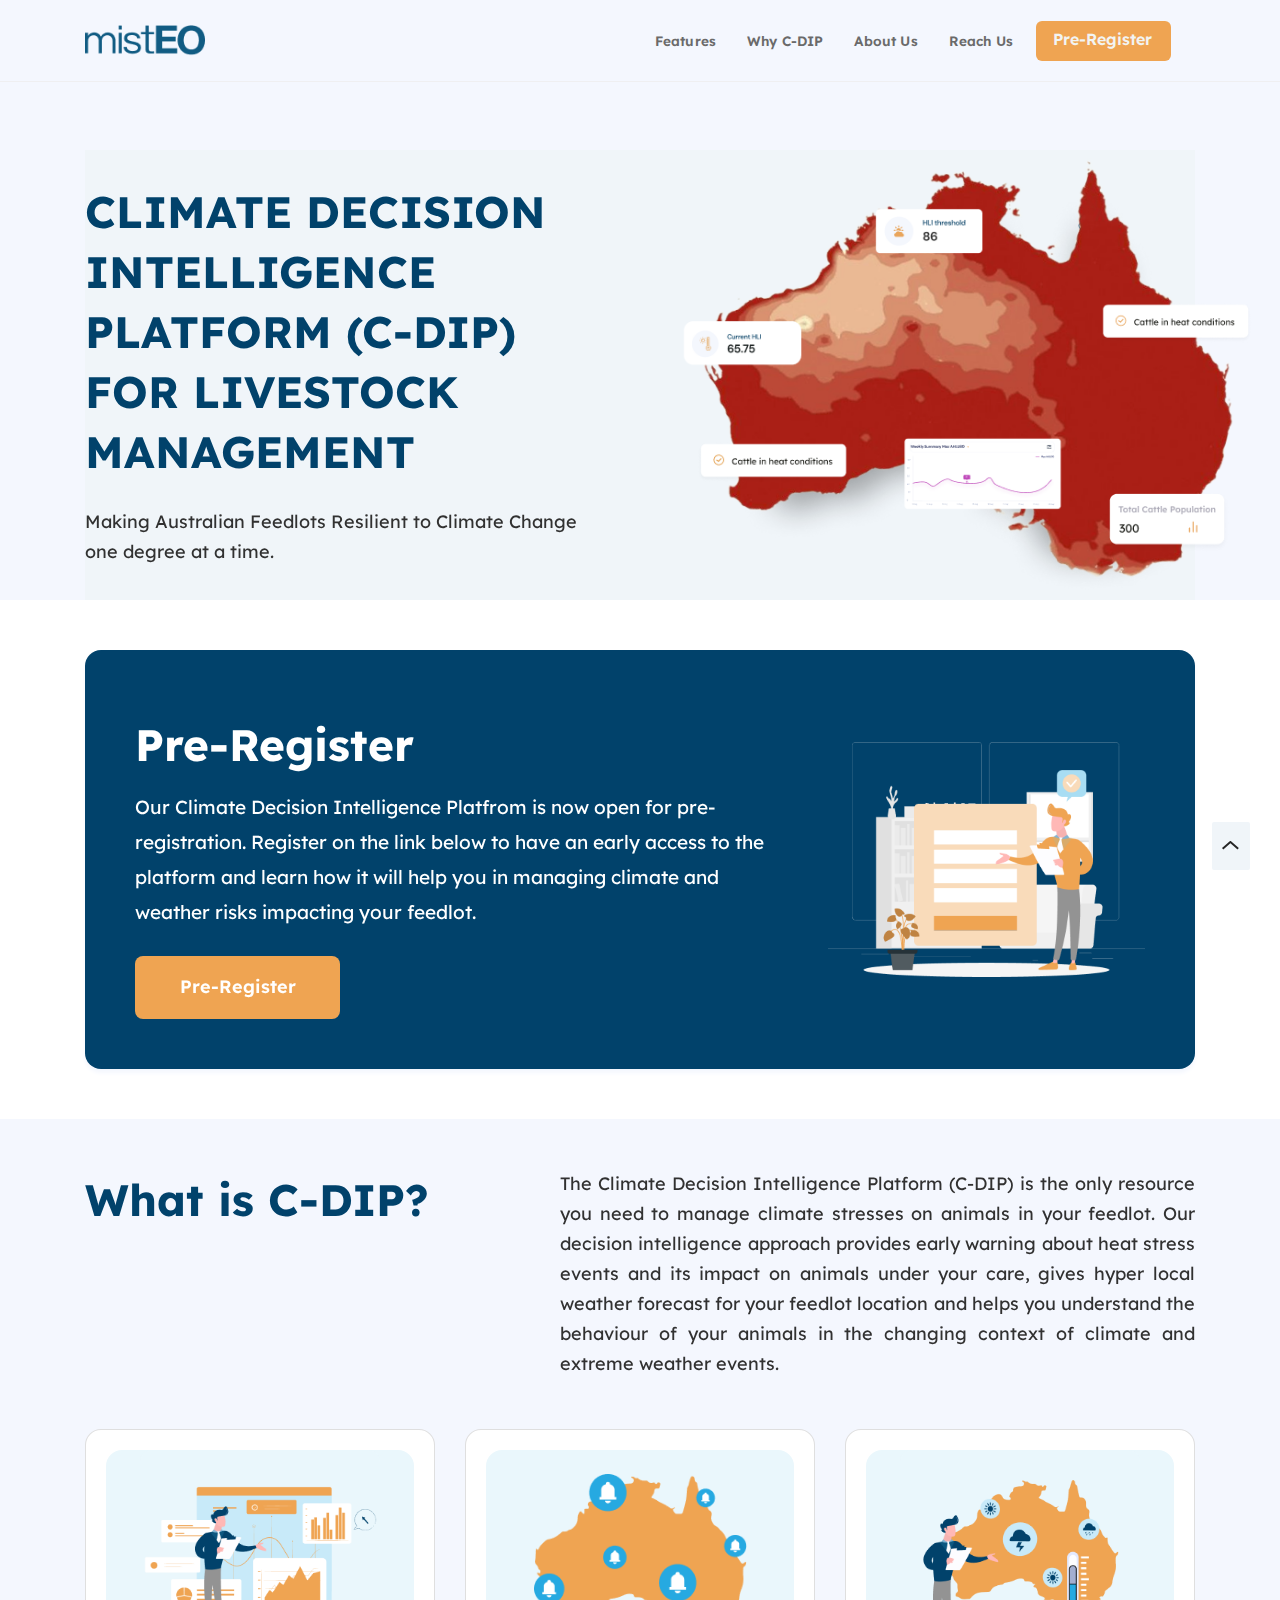
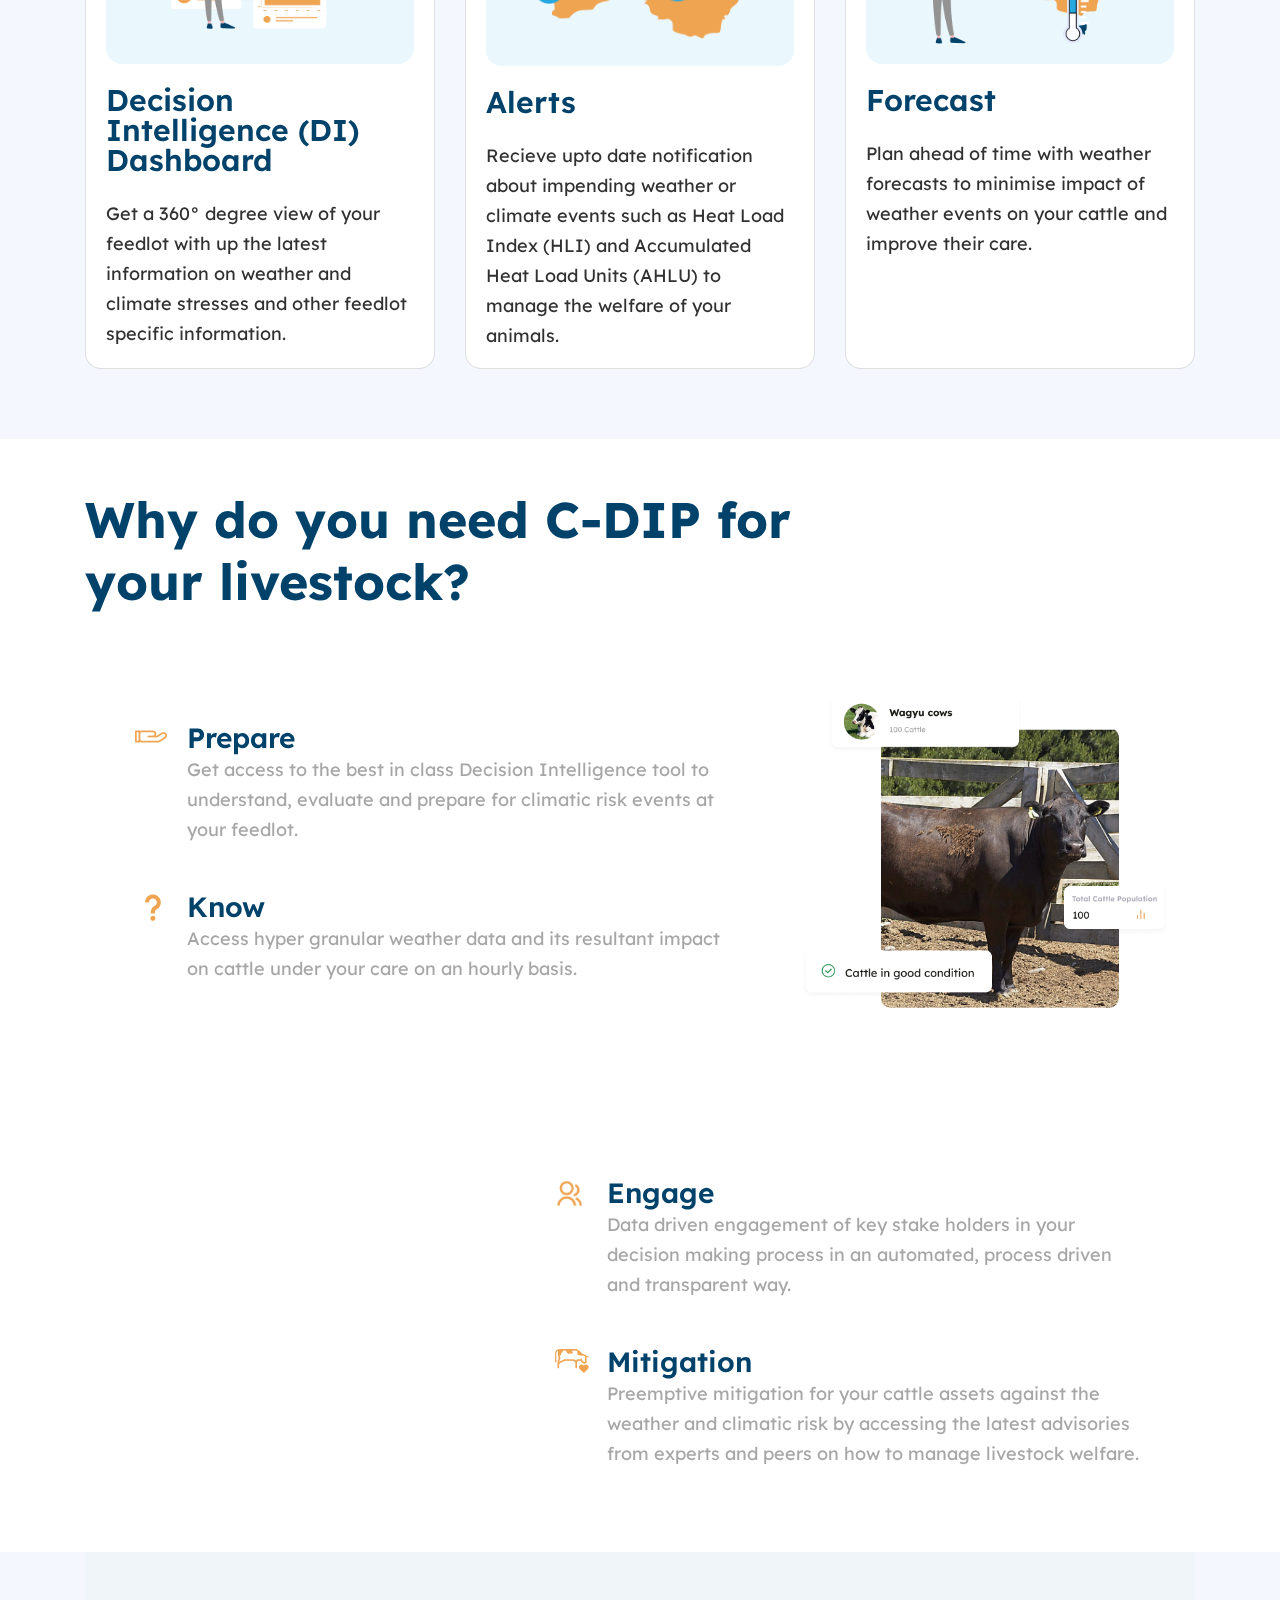
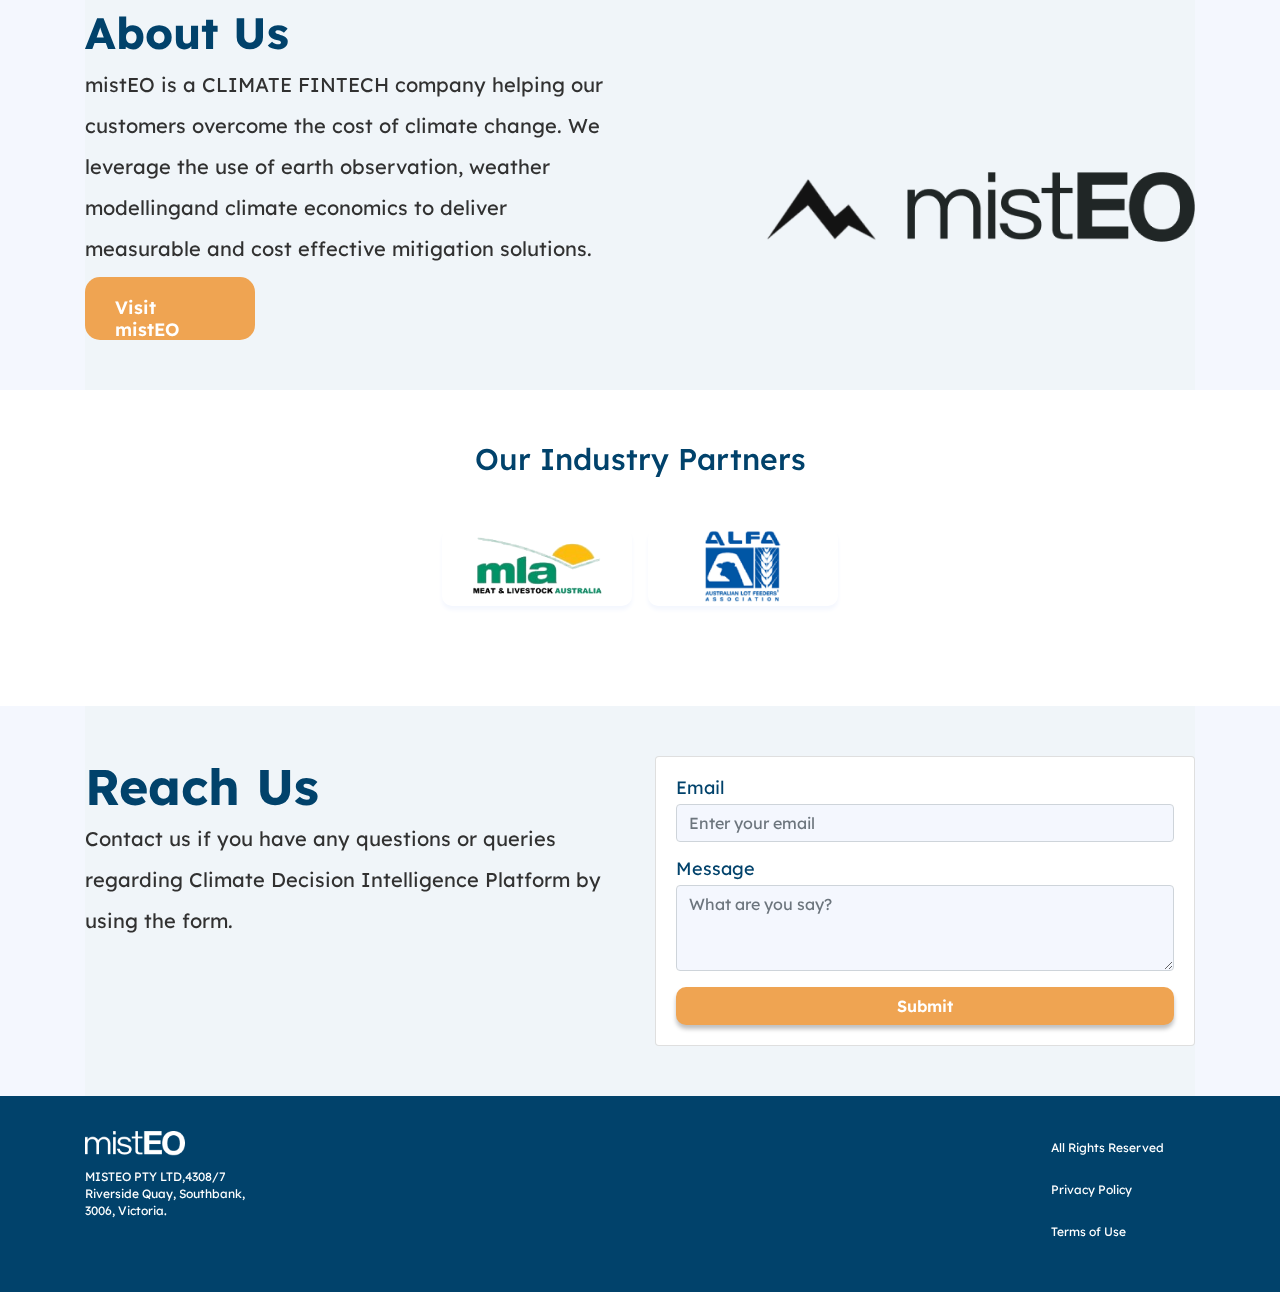
<file: index.html>
<!DOCTYPE html>
<html lang="en">

<head>
  <meta charset="utf-8">
  <title>CHLT</title>
  <link rel="icon" href="assets/icons/favicon.png" type="image/png" sizes="16x16">
  <meta name="viewport" content="width=device-width, initial-scale=1">
  <meta http-equiv="X-UA-Compatible" content="IE=edge">
  <meta name="description" content="Connect Multipurpose  Landing Page Template Template">
  <meta name="keywords" content="Connect HTML Template, Connect Landing Page Template,  Landing Page Template">
  <link href="assets/css/bootstrap.min.css" rel="stylesheet" type="text/css" media="all" />
  <!-- <link href="https://fonts.googleapis.com/css?family=Montserrat:400,500,600,700,800,900%7COpen+Sans:300,400,500" rel="stylesheet"> -->
  <link href="https://fonts.googleapis.com/css2?family=Lexend&display=swap" rel="stylesheet">
  <link rel="stylesheet" href="assets/css/animate.css"> <!-- Resource style -->
  <link rel="stylesheet" href="assets/css/owl.carousel.css">
  <link rel="stylesheet" href="assets/css/owl.theme.css">
  <link rel="stylesheet" href="assets/css/ionicons.min.css"> <!-- Resource style -->
  <link href="assets/css/stylesheet.css" rel="stylesheet" type="text/css" media="all" />
</head>

<body class="boxed-layout">
  <div class="wrapper">
    <!-- Navbar Section -->
    <nav class="navbar navbar-expand-md navbar-light bg-light fixed-top wt-border">
      <div class="container">
        <a class="navbar-brand" href="#"><img src="./assets/images/MistEO_8By4 1.png" width="120px" /></a>
        <button class="navbar-toggler" type="button" data-toggle="collapse" data-target="#navbarSupportedContent"
          aria-controls="navbarSupportedContent" aria-expanded="false" aria-label="Toggle navigation">
          <span class="navbar-toggler-icon"></span>
        </button>
        <div class="collapse navbar-collapse" id="navbarSupportedContent">
          <ul class="navbar-nav ml-auto navbar-right">
            <li class="nav-item"><a class="nav-link js-scroll-trigger" href="#features">Features</a></li>
            <li class="nav-item"><a class="nav-link js-scroll-trigger" href="#why-c-dip">Why C-DIP</a></li>
            <li class="nav-item"><a class="nav-link js-scroll-trigger" href="#about-us">About Us</a></li>
            <li class="nav-item"><a class="nav-link js-scroll-trigger" href="#reach-us">Reach Us</a></li>
            <li class="btn-register"><a class="signup" href="/mla-chlt.github.io/pre-register.html" style="text-decoration:none;">Pre-Register</a></li>
          </ul>
        </div>
      </div>
    </nav><!-- Navbar End -->


    <div id="main" class="main">
      <div class="home">
        <div class="container">
          <div class="hero-content wow fadeIn">
            <div class="flex-split">
              <div class="container" style="padding-left: 0px; padding-right: 0px;">
                <div class="flex-inner flex-inverted align-center">
                  <div class="f-image f-image-inverted">
                    <img class="img-fluid1" src="assets/images/map.png" alt="Feature">
                  </div>
                  <div class="f-text" style="padding-left: 0px; padding-right: 0px;">
                    <div class="left-content">
                      <span class="heading-1">CLIMATE DECISION INTELLIGENCE PLATFORM (C-DIP) FOR LIVESTOCK MANAGEMENT
                      </span>
                      <h6 class="sub-heading">Making Australian Feedlots Resilient to Climate Change
                        one degree at a time.</h6>
                    </div>
                  </div>
                </div>
              </div>
            </div>
          </div>
        </div><!-- Hero End -->


        <!-- Pre Register Section -->
        <div id="pre-register" class="ft-flex" style="padding-top: 50px; padding-bottom: 50px;">
          <div class="container">
            <div class="ft-inner-pre-reg">

              <div class="row" style="padding: 50px;">
                <div class="col-lg-8 col-md-12 col-sm-6">
                  <span class="ft-inner-heading">Pre-Register</span>
                  <p class="ft-inner-p">Our Climate Decision Intelligence Platfrom is now open for pre- registration.
                    Register on the link below to have an early access to the platform and learn how it will help you in
                    managing climate and weather risks impacting your feedlot. </p>
                  <a class="btn-register-1"  href="/mla-chlt.github.io/pre-register.html" style="text-decoration:none;"><span class="register-with-us">Pre-Register</span></a>
                </div>
                <div class="col-lg-4 col-md-12 col-sm-6 img-preregister">
                  <img class="img-fluid" src="assets/images/pre-register.png" alt="Feature">
                </div>
              </div>

            </div>
          </div>
        </div>

        <div id="features" class="yd_reviews" style="background-color: #F4F7FE;padding-bottom: 50px;">
          <div class="container">
            <div class="yd_rev_inner-1">
              <div class="row">
                <div class="col-md-5">
                  <div class="heading-2">
                    What is C-DIP?
                  </div>
                </div>
                <div class="col-md-7">
                  <div class=" content-2">
                    The Climate Decision Intelligence Platform (C-DIP) is the only resource you need to manage climate
                    stresses on animals in your feedlot. Our decision intelligence approach provides early warning about
                    heat stress events and its impact on animals under your care, gives hyper local weather forecast for
                    your feedlot location and helps you understand the behaviour of your animals in the changing context
                    of climate and extreme weather events.
                  </div>
                </div>
              </div>
            </div>
          </div>

          <div class="container">
            <div class="row">
              <div class="col">
                <div class="card card-1">
                  <span class="card-img-top-1">
                    <img class="" src="assets/images/site.png" width="240" alt="Card image cap">
                  </span>
                  <div class="card-body-1">
                    <h5 class="card-title-1">Decision Intelligence
                      (DI) Dashboard</h5>
                    <p class="card-text-1">Get a 360° degree view of your feedlot with up the latest information on
                      weather and climate stresses and other feedlot specific information.</p>
                  </div>
                </div>
              </div>
              <div class="col" style="margin-bottom: 20px;">
                <div class="card card-2">
                  <span class="card-img-top-2">
                    <img class="" src="assets/images/alerts.png" width="213" alt="Card image">
                  </span>

                  <div class="card-body-1">
                    <h5 class="card-title-1">Alerts</h5>
                    <p class="card-text-1">Recieve upto date notification about impending weather or climate events such
                      as Heat Load Index (HLI) and Accumulated Heat Load Units (AHLU) to manage the welfare of your
                      animals. </p>
                  </div>
                </div>

              </div>
              <div class="col">
                <div class="card card-3">
                  <span class="card-img-top-3">
                    <img class="" src="assets/images/forecast.png" width="240" alt="Card image cap">
                  </span>
                  <div class="card-body-1">
                    <h5 class="card-title-1">Forecast</h5>
                    <p class="card-text-1">Plan ahead of time with weather forecasts to minimise impact of weather
                      events
                      on your cattle and improve their care. </p>
                  </div>
                </div>

              </div>
            </div>
          </div>
        </div>

        <!--- About Section -->
        <!-- <div class="yd-cat">
          <div class="container">
            <div class="cat-inner">
              <div class="cat-flex">
                <div class="cat2">
                  <h4>What's inside</h4>
                  <h2>Connect can bring charm to your website.</h2>
                  <p> Get staright to the point always, people find it attractive when they visit your website.</p>
                </div>
              </div>
              <div class="cat-flex">
                <div class="cat1">
                  <div class="cat-item clr1">
                    <div class="cat-icon">
                      <div class="cat-img">
                        <img src="assets/icons/cat1.png" width="80" alt="Feature">
                      </div>
                    </div>
                    <div class="cat-text">
                      <h3>Fluid Layout</h3>
                      <p>Deliver the best stories and ideas on the topics you care about most straight to you.</p>
                    </div>
                  </div>
                </div>
                <div class="cat1">
                  <div class="cat-item clr2">
                    <div class="cat-icon">
                      <div class="cat-img">
                        <img src="assets/icons/cat2.png" width="80" alt="Feature">
                      </div>
                    </div>
                    <div class="cat-text">
                      <h3>Fluid Layout</h3>
                      <p>Deliver the best stories and ideas on the topics you care about most straight to you.</p>
                    </div>
                  </div>
                </div>
                <div class="cat1">
                  <div class="cat-item clr3">
                    <div class="cat-icon">
                      <div class="cat-img">
                        <img src="assets/icons/cat3.png" width="80" alt="Feature">
                      </div>
                    </div>
                    <div class="cat-text">
                      <h3>Fluid Layout</h3>
                      <p>Deliver the best stories and ideas on the topics you care about most straight to you.</p>
                    </div>
                  </div>
                </div>
              </div>
            </div>
          </div>
        </div> -->


        <!-- why c-dip Section -->
        <div id="why-c-dip" class="ft-flex" style="padding-top:50px ;">
          <div class="container">
            <div class="ft-flex-heading">Why do you need C-DIP for</br> your livestock?</div>
            <div class="ft-inner ft-inverted align-center">
              <div class="ft-image f-image-inverted">
                <img class= "img-fluid2" src="assets/images/cow2.png" alt="Feature">
              </div>
              <div class="ft-text">
                <div class="ft-content">
                  <!-- <h2>High Definition</h2>
                  <p> When you get staright to the point the presentation looks attractive on your web pages.</p> -->
                  <!-- <ul>
                    <li><img src="assets/images/prepare.png" alt="Tick"> Realtime broadcast </li>
                    <li><img src="assets/icons/tick.svg" alt="Tick"> View realtime stats </li>
                    <li><img src="assets/icons/tick.svg" alt="Tick"> Upload and sit tight </li>
                  </ul> -->
                  <div class="row rev-intro-margintop">
                    <div class="col-1"> <img src="assets/images/prepare.png" style="position: relative; top:10px;"/></div>
                    <div class="col-11 ft-title"> Prepare</div>
                    <div class="col-1">&nbsp;</div>
                    <div class="col-11 ft-content-1">Get access to the best in class Decision Intelligence tool to
                      understand, evaluate and prepare for climatic risk events at your feedlot. </div>
                  </div>
                  <div class="row" style="margin-top: 44px;">
                    <div class="col-1"> <img src="assets/images/know.png" width="16px"  style="position: relative; top:5px; right: -10px;"/></div>
                    <div class="col-11 ft-title"> Know</div>
                    <div class="col-1"> &nbsp;</div>
                    <div class="col-11 ft-content-1">Access hyper granular weather data and its resultant impact on
                      cattle
                      under your care on an hourly basis.</div>
                  </div>
                </div>
              </div>
            </div>
            <div class="ft-inner align-center">
              <div class="ft-image wow">
                <img class= "img-fluid2" src="assets/images/cow.png"  alt="Feature">
              </div>
              <div class="ft-text">
                <div class="ft-content">
                  <!-- <h2>Data Sharing.</h2>
                  <p> When you get staright to the point the presentation looks attractive on your web pages.</p>
                  <ul>
                    <li><img src="assets/icons/tick.svg" alt="Tick"> Realtime broadcasts </li>
                    <li><img src="assets/icons/tick.svg" alt="Tick"> Upload and sit tight </li>
                    <li><img src="assets/icons/tick.svg" alt="Tick"> View realtime stats</li>
                  </ul> -->
                  <div class="row rev-intro-margintop">
                    <div class="col-1"> <img src="assets/images/engagement.png" width="28px"  style="position: relative; top:5px;"/></div>
                    <div class="col-11 ft-title"> Engage</div>
                    <!-- <div class="w-100"></div> -->
                    <div class="col-1"> &nbsp;</div>
                    <div class="col-11 ft-content-1">Data driven engagement of key stake holders in your decision making
                      process in an automated, process driven and transparent way. </div>
                  </div>
                  <div class="row" style="margin-top: 44px;">
                    <div class="col-1"> <img src="assets/images/mitigation.png"  style="position: relative; top:5px;"/></div>
                    <div class="col-11 ft-title"> Mitigation</div>
                    <!-- <div class="w-100"></div> -->
                    <div class="col-1">&nbsp; </div>
                    <div class="col-11 ft-content-1">Preemptive mitigation for your cattle assets against the weather
                      and
                      climatic risk by accessing the latest advisories from experts and peers on how to manage livestock
                      welfare.</div>
                  </div>
                </div>
              </div>
            </div>
          </div>
        </div>

        <!-- About us -->

        <div id="about-us" class="yd_reviews" style="background-color: #F4F7FE;">
          <div class="container">
            <div class="yd_rev_inner">
              <div class="yd_reviews-about-us">About Us</div>
              <div class="row">
                <div class="col-md-7">
                  <div class="rev-intro">
                    <span class="yd_reviews-about-us-1">mistEO is a CLIMATE FINTECH company helping our</br>
                      customers overcome the cost of climate change. We</br>
                      leverage the use of earth observation, weather </br>
                      modellingand climate economics to deliver</br> measurable and cost
                      effective mitigation solutions.

                    </span>
                    <div class="btn-visit">
                      <a href="https://misteo.co/" style="text-decoration:none;" target="_blank"><span class="visit-text">Visit mistEO</span></a>
                    </div>
                  </div>
                </div>
                <div class="col-md-5">
                  <div class="company-logo-1">
                    <img class="misteo-large" src="./assets/images/MistEo-large.png" />
                  </div>
                </div>
              </div>
            </div>
          </div>
        </div>

        <!-- Partners -->

        <div id="cta" class="yd_cta_box">
          <div class="container">
            <div class="cta_box">
              <div class="cta_box_inner">
                <div class="col-sm-12 col-md-12">
                  <span class="partners-header">Our Industry Partners</span>
                </div>
                <ul class="brands" style="margin-top: 50px; margin-bottom: 50px;">
                  <li class="brands__item">
                    <a href="#">
                      <img src="./assets/images/mla.png" alt="" />
                    </a>
                  </li>
                  <li class="brands__item">
                    <a href="#">
                      <img src="./assets/images/alfa.png" alt="" />
                    </a>
                  </li>
                </ul>
              </div>
            </div>
          </div>
        </div>

        <!-- Reach usSection -->

        <div id="reach-us" class="yd_reviews" style="background-color: #F4F7FE;">
          <div class="container">
            <div class="yd_rev_inner">
              <div class="row">
                <div class="col-md-6">
                  <div class="rev-intro">
                    <div class="reachus-title">Reach Us</div>
                    <div class="reachus-content"> Contact us if you have any questions or queries regarding Climate Decision
                      Intelligence Platform by using the form.</div>
                  </div>
                </div>
                <div class="col-md-6">
                  <!-- <div class="rev-list"> -->

                    <div class="card card-contact">
                      <div class="card-body">
                        <form style="font-family: 'Lexend', sans-serif; text-align: left;">
                          <div class="form-group">
                            <label for="exampleInputEmail1" class="email-id" style="margin-bottom: 5px;">Email</label>
                            <input type="email" class="form-control" id="exampleInputEmail1" aria-describedby="emailHelp"
                              placeholder="Enter your email" style="background-color: #F4F7FE;">
                          </div>
                          <div class="form-group">
                            <label for="exampleFormControlTextarea1" class="message"
                              style="margin-bottom: 5px;">Message</label>
                            <textarea class="form-control" id="exampleFormControlTextarea1" rows="3"
                              placeholder="What are you say?" style="background-color: #F4F7FE;"></textarea>
                          </div>
                          <button type="submit" class="btn btn-send"><span class="btn-send-msg">Submit</span></button>
                        </form>
                      </div>
                    </div>
                  <!-- </div> -->
                </div>
              </div>
            </div>
          </div>
        </div>


        <!-- Counter Section -->
        <!-- <div class="yd-stats">
          <div class="container-s">
            <div class="row text-center">
              <div class="col-sm-12">
                <div class="intro">
                  <h4>OUR RESULTS</h4>
                  <h2>Our awesome results worth displaying</h2>
                </div>
              </div>
              <div class="col-6 col-sm-3">
                <div class="counter-up">
                  <div class="counter-icon">
                    <img src="assets/icons/f1.png" alt="Icon">
                  </div>
                  <h3><span class="counter">47</span>%</h3>
                  <div class="counter-text">
                    <h2>Mobile Users</h2>
                  </div>
                </div>
              </div>
              <div class="col-6 col-sm-3">
                <div class="counter-up">
                  <div class="counter-icon">
                    <img src="assets/icons/f2.png" alt="Icon">
                  </div>
                  <h3><span class="counter">33</span>%</h3>
                  <div class="counter-text">
                    <h2>Daily Views</h2>
                  </div>
                </div>
              </div>
              <div class="col-6 col-sm-3">
                <div class="counter-up">
                  <div class="counter-icon">
                    <img src="assets/icons/f3.png" alt="Icon">
                  </div>
                  <h3><span class="counter">28</span>%</h3>
                  <div class="counter-text">
                    <h2>Monthly Returns</h2>
                  </div>
                </div>
              </div>
              <div class="col-6 col-sm-3">
                <div class="counter-up">
                  <div class="counter-icon">
                    <img src="assets/icons/f4.png" alt="Icon">
                  </div>
                  <h3><span class="counter">349</span>%</h3>
                  <div class="counter-text">
                    <h2>Annual Growth</h2>
                  </div>
                </div>
              </div>
            </div>
          </div>
        </div> -->
        <!-- Counter Section Ends -->


        <!-- YD Flex Grid Section -->
        <!-- <div id="reviews" class="yd_reviews">
          <div class="container">
            <div class="yd_rev_inner">
              <div class="row">
                <div class="col-md-5">
                  <div class="rev-intro">
                    <h2>Stories from our customers</h2>
                    <p> When you get staright to the point the presentation looks attractive.</p>
                  </div>
                </div>
                <div class="col-md-7">
                  <div class="rev-list owl-carousel owl-theme">
                    <div class="rev-block">
                      <img src="assets/icons/quote.svg" width="60" alt="Quote">
                      <h2>Pariatur cliche reprehenderit, enim eiusmod high life accusamus terry richardson ad squid. We
                        use Connect for key for easy and seamless weekly communication with our clients and .</h2>
                      <div class="rev-client">
                        <div class="rev-icon">
                          <div class="rev-img">
                            <img class="rounded-circle" src="assets/icons/rev.png" width="60" alt="Feature">
                          </div>
                        </div>
                        <div class="rev-text">
                          <h3>Marty McFly</h3>
                          <p>Head of OP, <a href="#">Future LLC</a></p>
                        </div>
                      </div>
                    </div>

                    <div class="rev-block">
                      <img src="assets/icons/quote.svg" width="60" alt="Quote">
                      <h2> Pariatur cliche reprehenderit, enim eiusmod high life accusamus terry richardson ad squid. We
                        use Connect for key for easy and seamless weekly communication with our clients.</h2>
                      <div class="rev-client">
                        <div class="rev-icon">
                          <div class="rev-img">
                            <img class="rounded-circle" src="assets/icons/rev2.png" width="60" alt="Feature">
                          </div>
                        </div>
                        <div class="rev-text">
                          <h3>Dr. Strange</h3>
                          <p>CTO, <a href="#">Arma Systems</a></p>
                        </div>
                      </div>
                    </div>

                    <div class="rev-block">
                      <img src="assets/icons/quote.svg" width="60" alt="Quote">
                      <h2>We use Connect for key for easy and seamless weekly communication with our clients. Pariatur
                        cliche reprehenderit, enim eiusmod high life accusamus terry richardson ad squid.</h2>
                      <div class="rev-client">
                        <div class="rev-icon">
                          <div class="rev-img">
                            <img class="rounded-circle" src="assets/icons/rev3.png" width="60" alt="Feature">
                          </div>
                        </div>
                        <div class="rev-text">
                          <h3>John Kennedy</h3>
                          <p>Manager Sales, <a href="#">Optima Corp</a></p>
                        </div>
                      </div>
                    </div>
                  </div>
                </div>
              </div>
            </div>
          </div>
        </div> -->



        <!-- Pricing Tables -->
        <!-- <div id="pricing" class="pricing-section text-center">
          <div class="container">
            <div class="row">
              <div class="col-lg-8 offset-lg-2 col-sm-10 offset-sm-1">
                <div class="pricing-intro">
                  <h1>Simple & Affordable Pricing.</h1>
                  <p>
                    Our plans are designed to meet the requirements of both beginners <br class="hidden-xs"> and
                    players.
                    Get the right plan that suits you.
                  </p>
                </div>
                <div class="row">
                  <div class="col-md-6">
                    <div class="table-left">
                      <h2>Basic Free</h2>
                      <p>Limited features</p>
                      <img class="img-fluid" src="assets/icons/f1.png" width="120" alt="Icon">
                      <div class="pricing-details">
                        <span>Free</span>
                        <div class="sub_span">One year</div>
                      </div>
                      <a class="btn-action">Download</a>
                    </div>
                  </div>

                  <div class="col-md-6">
                    <div class="table-right">
                      <h2>Premium</h2>
                      <p>Unlimited Lifetime</p>
                      <img class="img-fluid" src="assets/icons/f3.png" width="120" alt="Icon">
                      <div class="pricing-details">
                        <span>$99.99</span>
                        <div class="sub_span sub_span_alt">Lifetime</div>
                      </div>
                      <a class="btn-action btn-outline">Subscribe</a>
                    </div>
                  </div>
                </div>
                <p class="refund-txt">* Refund requests can be accepted with in 10 days of the purchase.</p>
              </div>
            </div>
          </div>
        </div> -->



        <!-- Faq Section -->
        <!-- <div id="faqs" class="yd_faqs">
          <div class="container">
            <div class="faq_inner">
              <div class="col-md-10 offset-md-1">
                <div class="faq_intro">
                  <h2>Frequently Asked Queries</h2>
                  <p>Pariatur cliche reprehenderit, enim eiusmod high life accusamus terry richardson ad squid.</p>
                  <h5>Still have questions?</h5> <a class="link-btm" href="#">Contact us</a>
                </div>
                <div id="accordion">
                  <div class="row">
                    <div class="col-md-6 custompadding">
                      <div class="card mb-0">
                        <div class="card-header collapsed" data-toggle="collapse" href="#collapseOne">
                          <a class="card-title">What is Connect?</a>
                        </div>
                        <div id="collapseOne" class="collapse" aria-labelledby="headingOne" data-parent="#accordion">
                          <div class="card-body">
                            <p>Leggings occaecat craft beer farm-to-table, raw denim aesthetic
                              synth nesciunt you probably haven't heard of them accusamus labore sustainable VHS.
                            </p>
                          </div>
                        </div>
                      </div>
                    </div>
                    <div class="col-md-6 custompadding">
                      <div class="card mb-0">
                        <div class="card-header collapsed" data-toggle="collapse" href="#collapseTwo">
                          <a class="card-title">How much does template cost?</a>
                        </div>
                        <div id="collapseTwo" class="collapse" aria-labelledby="headingTwo" data-parent="#accordion">
                          <div class="card-body">
                            <p>Ad vegan excepteur butcher vice lomo. Leggings occaecat craft beer farm-to-table, raw
                              denim aesthetic
                              synth nesciunt you probably haven't heard of them accusamus labore sustainable VHS.
                            </p>
                          </div>
                        </div>
                      </div>
                    </div>
                    <div class="col-md-6 custompadding">
                      <div class="card mb-0">
                        <div class="card-header collapsed" data-toggle="collapse" href="#collapseThree">
                          <a class="card-title">How can updates be downloaded?</a>
                        </div>
                        <div id="collapseThree" class="collapse" aria-labelledby="headingThree"
                          data-parent="#accordion">
                          <div class="card-body">
                            <p>Ad vegan excepteur butcher vice lomo. Leggings occaecat craft beer farm-to-table, raw
                              denim aesthetic
                              synth nesciunt you probably haven't heard of them accusamus labore sustainable VHS.
                            </p>
                          </div>
                        </div>
                      </div>
                    </div>
                    <div class="col-md-6 custompadding">
                      <div class="card mb-0">
                        <div class="card-header collapsed" data-toggle="collapse" href="#collapseFour">
                          <a class="card-title">Some other Support related queries.</a>
                        </div>
                        <div id="collapseFour" class="collapse" aria-labelledby="headingThree" data-parent="#accordion">
                          <div class="card-body">
                            <p>Ad vegan excepteur butcher vice lomo. Leggings occaecat craft beer farm-to-table.</p>
                          </div>
                        </div>
                      </div>
                    </div>
                  </div>
                </div>
              </div>
            </div>
          </div>
        </div> -->
        <!-- Faq Section End -->



        <!-- <div id="cta" class="yd_cta_box">
          <div class="container">
            <div class="cta_box">
              <div class="cta_box_inner">
                <div class="col-sm-12 col-md-12">
                  <h4>start your trial</h4>
                  <h2>Connect is made just for you. Ready to build your next project?</h2>
                  <div class="form">
                    <form id="chimp-form" class="subscribe-form" action="assets/php/subscribe.php" method="post"
                      accept-charset="UTF-8" enctype="application/x-www-form-urlencoded" autocomplete="off" novalidate>
                      <input class="mail" id="chimp-email" type="email" name="email" placeholder="Enter email address"
                        autocomplete="off"><input class="submit-button" type="submit" value="Sign Up">
                    </form>
                    <div id="response"></div>
                  </div>
                </div>
              </div>
            </div>
          </div>
        </div> -->


        <!-- Footer -->
        <div class="footer">
          <div class="container">
            <div class="row text-center">
              <div class="col-lg-2 col-md-3 col-sm-12">
                <div class="footer-logo">
                  <img src="./assets/images/misteo-small.png" width="100px" />
                  <p>MISTEO PTY LTD,4308/7</br> Riverside Quay, Southbank, </br> 3006, Victoria.</p>
                </div>
              </div>
              <div class="col-lg-8 col-md-6 col-sm-12">
                <ul class="footer-menu">
                  <!-- <li><a href="#main">About</a> </li>
                    <li><a href="#main">Privacy</a> </li>
                    <li><a href="#main">Terms</a> </li>
                    <li><a href="#main">Contact</a> </li> -->
                </ul>
              </div>
              <div class="col-lg-2 col-md-3 col-sm-12">
                <div class="footer-links">
                  <!-- <ul>
                      <li><a href="#main"> <img class="img-fluid" src="assets/icons/i1.png" alt="Icon"> </a> </li>
                      <li><a href="#main"> <img class="img-fluid" src="assets/icons/i2.png" alt="Icon"> </a> </li>
                      <li><a href="#main"> <img class="img-fluid" src="assets/icons/i3.png" alt="Icon"> </a> </li>
                      <li><a href="#main"> <img class="img-fluid" src="assets/icons/i4.png" alt="Icon"> </a> </li>
                    </ul> -->
      
                  <div class="row" style="text-align: left;">
                      <div class="col"><a class="nav-link" href="#"> <span class="footer-links footer-page-links">All Rights Reserved</span></a></div>
                      <div class="w-100 p-1"></div>
                      <div class="col"><a class="nav-link js-scroll-trigger" href="#">  <span class="footer-links footer-page-links">Privacy Policy</span></a></div>
                      <div class="w-100 p-1"></div>
                      <div class="col"><a class="nav-link js-scroll-trigger" href="#">  <span class="footer-links footer-page-links">Terms of Use</span></a></div>
                      <div class="w-100 p-1"></div>
                    </div>
                </div>
              </div>
            </div>
            <!-- Scroll To Top -->
            <a id="back-top" class="back-to-top js-scroll-trigger" href="#main"></a>
            <!-- Scroll To Top Ends-->
          </div>
        </div>
      </div> <!-- Main -->
    </div><!-- Wrapper -->


    <!-- Jquery and Js Plugins -->
    <script src="assets/js/jquery-2.1.1.js"></script>
    <script src="assets/js/popper.min.js"></script>
    <script src="assets/js/bootstrap.min.js"></script>
    <script src="assets/js/jquery.validate.min.js"></script>
    <script src="assets/js/plugins.js"></script>
    <script src="assets/js/custom.js"></script>
</body>

</html>
</file>
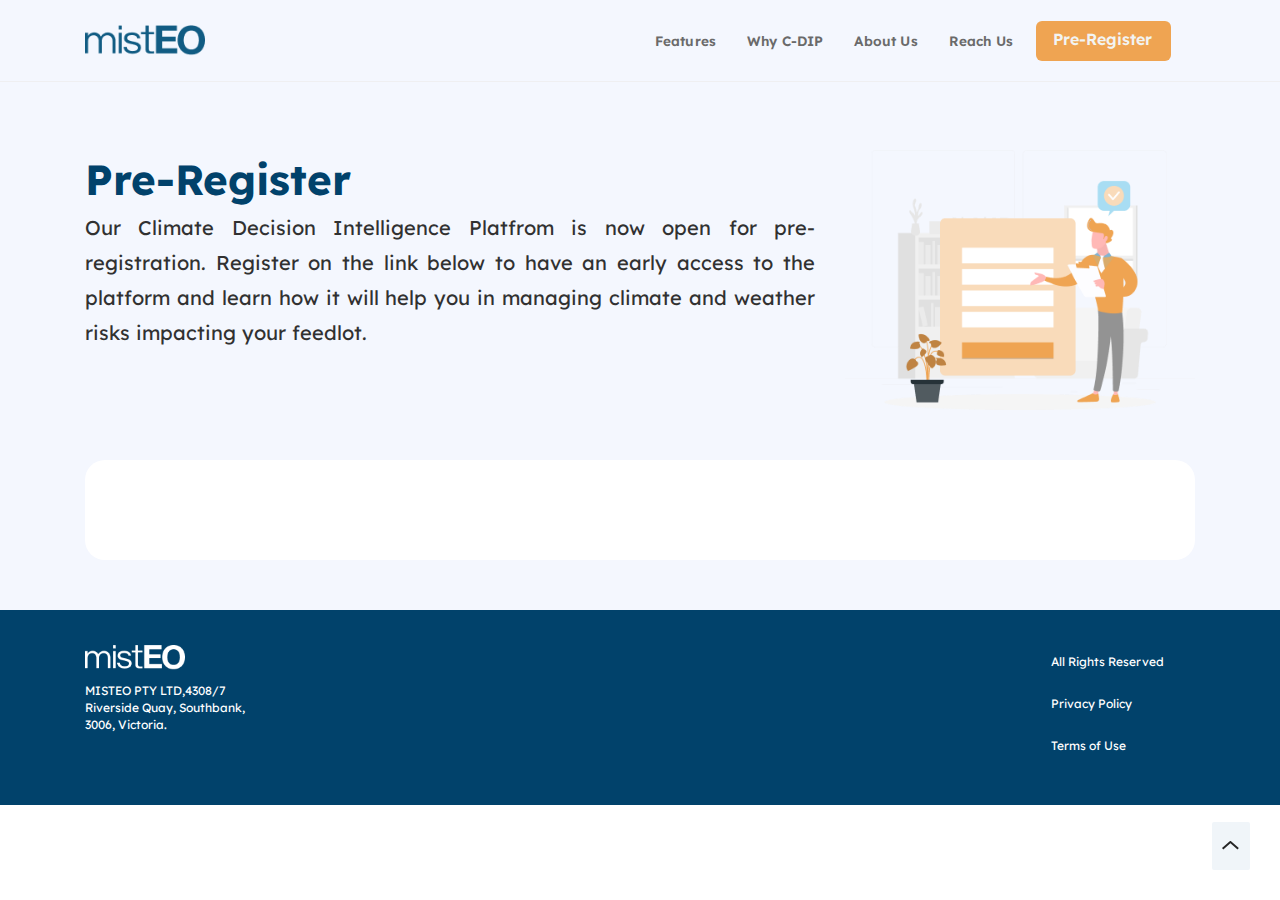
<file: pre-register.html>
<!DOCTYPE html>
<html lang="en">

<head>
  <meta charset="utf-8">
  <title>CHLT</title>
  <link rel="icon" href="assets/icons/favicon.png" type="image/png" sizes="16x16">
  <meta name="viewport" content="width=device-width, initial-scale=1">
  <meta http-equiv="X-UA-Compatible" content="IE=edge">
  <meta name="description" content="Connect Multipurpose  Landing Page Template Template">
  <meta name="keywords" content="Connect HTML Template, Connect Landing Page Template,  Landing Page Template">
  <link href="assets/css/bootstrap.min.css" rel="stylesheet" type="text/css" media="all" />
  <!-- <link href="https://fonts.googleapis.com/css?family=Montserrat:400,500,600,700,800,900%7COpen+Sans:300,400,500" rel="stylesheet"> -->
  <link href="https://fonts.googleapis.com/css2?family=Lexend&display=swap" rel="stylesheet">
  <link rel="stylesheet" href="assets/css/animate.css"> <!-- Resource style -->
  <link rel="stylesheet" href="assets/css/owl.carousel.css">
  <link rel="stylesheet" href="assets/css/owl.theme.css">
  <link rel="stylesheet" href="assets/css/ionicons.min.css"> <!-- Resource style -->
  <link href="assets/css/stylesheet.css" rel="stylesheet" type="text/css" media="all" />
</head>

<body class="boxed-layout">
  <div class="wrapper">
    <!-- Navbar Section -->
    <nav class="navbar navbar-expand-md navbar-light bg-light fixed-top wt-border">
      <div class="container">
        <a class="navbar-brand" href="/mla-chlt.github.io/index.html"><img src="./assets/images/MistEO_8By4 1.png" width="120px" /></a>
        <button class="navbar-toggler" type="button" data-toggle="collapse" data-target="#navbarSupportedContent"
          aria-controls="navbarSupportedContent" aria-expanded="false" aria-label="Toggle navigation">
          <span class="navbar-toggler-icon"></span>
        </button>
        <div class="collapse navbar-collapse" id="navbarSupportedContent">
          <ul class="navbar-nav ml-auto navbar-right">
            <li class="nav-item"><a class="nav-link js-scroll-trigger" href="#features">Features</a></li>
            <li class="nav-item"><a class="nav-link js-scroll-trigger" href="#why-c-dip">Why C-DIP</a></li>
            <li class="nav-item"><a class="nav-link js-scroll-trigger" href="#about-us">About Us</a></li>
            <li class="nav-item"><a class="nav-link js-scroll-trigger" href="#reach-us">Reach Us</a></li>
            <li class="btn-register"><a class="signup" href="/mla-chlt.github.io/pre-register.html" style="text-decoration:none;">Pre-Register</a></li>
          </ul>
        </div>
      </div>
    </nav><!-- Navbar End -->


    <div id="main" class="main">
      <div class="home">
        


        <!-- Pre Register Section -->
        <div id="pre-register" class="ft-flex-register" style=" padding-bottom: 50px; background-color: #F4F7FE;">
          <div class="container">
            <div class="ft-inner-register">

              <div class="row">
                <div class="col-lg-8 col-md-12 col-sm-6">
                  <span class="ft-inner-register-heading">Pre-Register</span>
                  <p class="ft-inner-register-p">Our Climate Decision Intelligence Platfrom is now open for pre- registration. Register on the link below to have an early access to  the platform and learn how it will help you in managing climate and weather risks impacting your feedlot. </p>
                </div>
                <div class="col-lg-4 col-md-12 col-sm-6 img-preregister">
                  <img class="img-fluid" src="assets/images/pre-register.png" alt="Feature">
                </div>
              </div>

            </div>
          </div>
        </div>

        <div id="pre-register-form" class="ft-flex-form" style="padding-bottom: 50px; background-color: #F4F7FE;">
            <div class="container">
              <div class="ft-inner-form">
  
                <div class="row" style="padding: 50px;">
                  
                </div>
  
              </div>
            </div>
        </div>

        
       

        <!-- Counter Section -->
        <!-- <div class="yd-stats">
          <div class="container-s">
            <div class="row text-center">
              <div class="col-sm-12">
                <div class="intro">
                  <h4>OUR RESULTS</h4>
                  <h2>Our awesome results worth displaying</h2>
                </div>
              </div>
              <div class="col-6 col-sm-3">
                <div class="counter-up">
                  <div class="counter-icon">
                    <img src="assets/icons/f1.png" alt="Icon">
                  </div>
                  <h3><span class="counter">47</span>%</h3>
                  <div class="counter-text">
                    <h2>Mobile Users</h2>
                  </div>
                </div>
              </div>
              <div class="col-6 col-sm-3">
                <div class="counter-up">
                  <div class="counter-icon">
                    <img src="assets/icons/f2.png" alt="Icon">
                  </div>
                  <h3><span class="counter">33</span>%</h3>
                  <div class="counter-text">
                    <h2>Daily Views</h2>
                  </div>
                </div>
              </div>
              <div class="col-6 col-sm-3">
                <div class="counter-up">
                  <div class="counter-icon">
                    <img src="assets/icons/f3.png" alt="Icon">
                  </div>
                  <h3><span class="counter">28</span>%</h3>
                  <div class="counter-text">
                    <h2>Monthly Returns</h2>
                  </div>
                </div>
              </div>
              <div class="col-6 col-sm-3">
                <div class="counter-up">
                  <div class="counter-icon">
                    <img src="assets/icons/f4.png" alt="Icon">
                  </div>
                  <h3><span class="counter">349</span>%</h3>
                  <div class="counter-text">
                    <h2>Annual Growth</h2>
                  </div>
                </div>
              </div>
            </div>
          </div>
        </div> -->
        <!-- Counter Section Ends -->


        <!-- YD Flex Grid Section -->
        <!-- <div id="reviews" class="yd_reviews">
          <div class="container">
            <div class="yd_rev_inner">
              <div class="row">
                <div class="col-md-5">
                  <div class="rev-intro">
                    <h2>Stories from our customers</h2>
                    <p> When you get staright to the point the presentation looks attractive.</p>
                  </div>
                </div>
                <div class="col-md-7">
                  <div class="rev-list owl-carousel owl-theme">
                    <div class="rev-block">
                      <img src="assets/icons/quote.svg" width="60" alt="Quote">
                      <h2>Pariatur cliche reprehenderit, enim eiusmod high life accusamus terry richardson ad squid. We
                        use Connect for key for easy and seamless weekly communication with our clients and .</h2>
                      <div class="rev-client">
                        <div class="rev-icon">
                          <div class="rev-img">
                            <img class="rounded-circle" src="assets/icons/rev.png" width="60" alt="Feature">
                          </div>
                        </div>
                        <div class="rev-text">
                          <h3>Marty McFly</h3>
                          <p>Head of OP, <a href="#">Future LLC</a></p>
                        </div>
                      </div>
                    </div>

                    <div class="rev-block">
                      <img src="assets/icons/quote.svg" width="60" alt="Quote">
                      <h2> Pariatur cliche reprehenderit, enim eiusmod high life accusamus terry richardson ad squid. We
                        use Connect for key for easy and seamless weekly communication with our clients.</h2>
                      <div class="rev-client">
                        <div class="rev-icon">
                          <div class="rev-img">
                            <img class="rounded-circle" src="assets/icons/rev2.png" width="60" alt="Feature">
                          </div>
                        </div>
                        <div class="rev-text">
                          <h3>Dr. Strange</h3>
                          <p>CTO, <a href="#">Arma Systems</a></p>
                        </div>
                      </div>
                    </div>

                    <div class="rev-block">
                      <img src="assets/icons/quote.svg" width="60" alt="Quote">
                      <h2>We use Connect for key for easy and seamless weekly communication with our clients. Pariatur
                        cliche reprehenderit, enim eiusmod high life accusamus terry richardson ad squid.</h2>
                      <div class="rev-client">
                        <div class="rev-icon">
                          <div class="rev-img">
                            <img class="rounded-circle" src="assets/icons/rev3.png" width="60" alt="Feature">
                          </div>
                        </div>
                        <div class="rev-text">
                          <h3>John Kennedy</h3>
                          <p>Manager Sales, <a href="#">Optima Corp</a></p>
                        </div>
                      </div>
                    </div>
                  </div>
                </div>
              </div>
            </div>
          </div>
        </div> -->



        <!-- Pricing Tables -->
        <!-- <div id="pricing" class="pricing-section text-center">
          <div class="container">
            <div class="row">
              <div class="col-lg-8 offset-lg-2 col-sm-10 offset-sm-1">
                <div class="pricing-intro">
                  <h1>Simple & Affordable Pricing.</h1>
                  <p>
                    Our plans are designed to meet the requirements of both beginners <br class="hidden-xs"> and
                    players.
                    Get the right plan that suits you.
                  </p>
                </div>
                <div class="row">
                  <div class="col-md-6">
                    <div class="table-left">
                      <h2>Basic Free</h2>
                      <p>Limited features</p>
                      <img class="img-fluid" src="assets/icons/f1.png" width="120" alt="Icon">
                      <div class="pricing-details">
                        <span>Free</span>
                        <div class="sub_span">One year</div>
                      </div>
                      <a class="btn-action">Download</a>
                    </div>
                  </div>

                  <div class="col-md-6">
                    <div class="table-right">
                      <h2>Premium</h2>
                      <p>Unlimited Lifetime</p>
                      <img class="img-fluid" src="assets/icons/f3.png" width="120" alt="Icon">
                      <div class="pricing-details">
                        <span>$99.99</span>
                        <div class="sub_span sub_span_alt">Lifetime</div>
                      </div>
                      <a class="btn-action btn-outline">Subscribe</a>
                    </div>
                  </div>
                </div>
                <p class="refund-txt">* Refund requests can be accepted with in 10 days of the purchase.</p>
              </div>
            </div>
          </div>
        </div> -->



        <!-- Faq Section -->
        <!-- <div id="faqs" class="yd_faqs">
          <div class="container">
            <div class="faq_inner">
              <div class="col-md-10 offset-md-1">
                <div class="faq_intro">
                  <h2>Frequently Asked Queries</h2>
                  <p>Pariatur cliche reprehenderit, enim eiusmod high life accusamus terry richardson ad squid.</p>
                  <h5>Still have questions?</h5> <a class="link-btm" href="#">Contact us</a>
                </div>
                <div id="accordion">
                  <div class="row">
                    <div class="col-md-6 custompadding">
                      <div class="card mb-0">
                        <div class="card-header collapsed" data-toggle="collapse" href="#collapseOne">
                          <a class="card-title">What is Connect?</a>
                        </div>
                        <div id="collapseOne" class="collapse" aria-labelledby="headingOne" data-parent="#accordion">
                          <div class="card-body">
                            <p>Leggings occaecat craft beer farm-to-table, raw denim aesthetic
                              synth nesciunt you probably haven't heard of them accusamus labore sustainable VHS.
                            </p>
                          </div>
                        </div>
                      </div>
                    </div>
                    <div class="col-md-6 custompadding">
                      <div class="card mb-0">
                        <div class="card-header collapsed" data-toggle="collapse" href="#collapseTwo">
                          <a class="card-title">How much does template cost?</a>
                        </div>
                        <div id="collapseTwo" class="collapse" aria-labelledby="headingTwo" data-parent="#accordion">
                          <div class="card-body">
                            <p>Ad vegan excepteur butcher vice lomo. Leggings occaecat craft beer farm-to-table, raw
                              denim aesthetic
                              synth nesciunt you probably haven't heard of them accusamus labore sustainable VHS.
                            </p>
                          </div>
                        </div>
                      </div>
                    </div>
                    <div class="col-md-6 custompadding">
                      <div class="card mb-0">
                        <div class="card-header collapsed" data-toggle="collapse" href="#collapseThree">
                          <a class="card-title">How can updates be downloaded?</a>
                        </div>
                        <div id="collapseThree" class="collapse" aria-labelledby="headingThree"
                          data-parent="#accordion">
                          <div class="card-body">
                            <p>Ad vegan excepteur butcher vice lomo. Leggings occaecat craft beer farm-to-table, raw
                              denim aesthetic
                              synth nesciunt you probably haven't heard of them accusamus labore sustainable VHS.
                            </p>
                          </div>
                        </div>
                      </div>
                    </div>
                    <div class="col-md-6 custompadding">
                      <div class="card mb-0">
                        <div class="card-header collapsed" data-toggle="collapse" href="#collapseFour">
                          <a class="card-title">Some other Support related queries.</a>
                        </div>
                        <div id="collapseFour" class="collapse" aria-labelledby="headingThree" data-parent="#accordion">
                          <div class="card-body">
                            <p>Ad vegan excepteur butcher vice lomo. Leggings occaecat craft beer farm-to-table.</p>
                          </div>
                        </div>
                      </div>
                    </div>
                  </div>
                </div>
              </div>
            </div>
          </div>
        </div> -->
        <!-- Faq Section End -->



        <!-- <div id="cta" class="yd_cta_box">
          <div class="container">
            <div class="cta_box">
              <div class="cta_box_inner">
                <div class="col-sm-12 col-md-12">
                  <h4>start your trial</h4>
                  <h2>Connect is made just for you. Ready to build your next project?</h2>
                  <div class="form">
                    <form id="chimp-form" class="subscribe-form" action="assets/php/subscribe.php" method="post"
                      accept-charset="UTF-8" enctype="application/x-www-form-urlencoded" autocomplete="off" novalidate>
                      <input class="mail" id="chimp-email" type="email" name="email" placeholder="Enter email address"
                        autocomplete="off"><input class="submit-button" type="submit" value="Sign Up">
                    </form>
                    <div id="response"></div>
                  </div>
                </div>
              </div>
            </div>
          </div>
        </div> -->


        <!-- Footer -->
        <div class="footer">
          <div class="container">
            <div class="row text-center">
              <div class="col-lg-2 col-md-3 col-sm-12">
                <div class="footer-logo">
                  <img src="./assets/images/misteo-small.png" width="100px" />
                  <p>MISTEO PTY LTD,4308/7</br> Riverside Quay, Southbank, </br> 3006, Victoria.</p>
                </div>
              </div>
              <div class="col-lg-8 col-md-6 col-sm-12">
                <ul class="footer-menu">
                  <!-- <li><a href="#main">About</a> </li>
                    <li><a href="#main">Privacy</a> </li>
                    <li><a href="#main">Terms</a> </li>
                    <li><a href="#main">Contact</a> </li> -->
                </ul>
              </div>
              <div class="col-lg-2 col-md-3 col-sm-12">
                <div class="footer-links">
                  <!-- <ul>
                      <li><a href="#main"> <img class="img-fluid" src="assets/icons/i1.png" alt="Icon"> </a> </li>
                      <li><a href="#main"> <img class="img-fluid" src="assets/icons/i2.png" alt="Icon"> </a> </li>
                      <li><a href="#main"> <img class="img-fluid" src="assets/icons/i3.png" alt="Icon"> </a> </li>
                      <li><a href="#main"> <img class="img-fluid" src="assets/icons/i4.png" alt="Icon"> </a> </li>
                    </ul> -->
      
                  <div class="row" style="text-align: left;">
                      <div class="col"><a class="nav-link" href="#"> <span class="footer-links footer-page-links">All Rights Reserved</span></a></div>
                      <div class="w-100 p-1"></div>
                      <div class="col"><a class="nav-link js-scroll-trigger" href="#">  <span class="footer-links footer-page-links">Privacy Policy</span></a></div>
                      <div class="w-100 p-1"></div>
                      <div class="col"><a class="nav-link js-scroll-trigger" href="#">  <span class="footer-links footer-page-links">Terms of Use</span></a></div>
                      <div class="w-100 p-1"></div>
                    </div>
                </div>
              </div>
            </div>
            <!-- Scroll To Top -->
            <a id="back-top" class="back-to-top js-scroll-trigger" href="#main"></a>
            <!-- Scroll To Top Ends-->
          </div>
        </div>
      </div> <!-- Main -->
    </div><!-- Wrapper -->


    <!-- Jquery and Js Plugins -->
    <script src="assets/js/jquery-2.1.1.js"></script>
    <script src="assets/js/popper.min.js"></script>
    <script src="assets/js/bootstrap.min.js"></script>
    <script src="assets/js/jquery.validate.min.js"></script>
    <script src="assets/js/plugins.js"></script>
    <script src="assets/js/custom.js"></script>
</body>

</html>
</file>
<file: assets/css/stylesheet.css>
/*-- CSS TABLE OF CONTENTS
1. Reset.css
2. Navbar styling
3. Home section
4. Category Section
5. Features styling
6. Counter Section
7. Reviews styling
8. Pricing Section
9. FAQ section
10. Subscribe Form
11. Media Queries --*/


/* http://meyerweb.com/eric/tools/css/reset/
   v2.0 | 20110126
   License: none (public domain)
*/

html, body, div, span, applet, object, iframe,
h1, h2, h3, h4, h5, h6, p, blockquote, pre,
a, abbr, acronym, address, big, cite, code,
del, dfn, em, img, ins, kbd, q, s, samp,
small, strike, strong, sub, sup, tt, var,
b, u, i, center,
dl, dt, dd, ol, ul, li,
fieldset, form, label, legend,
table, caption, tbody, tfoot, thead, tr, th, td,
article, aside, canvas, details, embed,
figure, figcaption, footer, header, hgroup,
menu, nav, output, ruby, section, summary,
time, mark, audio, video {
	margin: 0;
	padding: 0;
	border: 0;
	font-size: 100%;
	font: inherit;
	vertical-align: baseline;
}
/* HTML5 display-role reset for older browsers */
article, aside, details, figcaption, figure,
footer, header, hgroup, menu, nav, section {
	display: block;
}
body {
	line-height: 1;
}
ol, ul {
	list-style: none;
}
blockquote, q {
	quotes: none;
}
blockquote:before, blockquote:after,
q:before, q:after {
	content: '';
	content: none;
}
table {
	border-collapse: collapse;
	border-spacing: 0;
}


/* --- Common Styles ---*/

h1, h2, h3, h4, h5, h6 {
	font-family: 'Lexend', sans-serif;
  font-size: 16px;
}

p {
	font-family: 'Lexend';
	font-size: 14px;
}

/*----- Helper Classes -----*/

html * {
	text-rendering: optimizeLegibility !important;
  -webkit-font-smoothing: antialiased;
  -moz-osx-font-smoothing: grayscale;
}

body {
	-webkit-font-smoothing: antialiased;
	-moz-osx-font-smoothing: grayscale;
}

*, *:after, *:before {
  -webkit-box-sizing: border-box;
  -moz-box-sizing: border-box;
  box-sizing: border-box;
}

::-webkit-scrollbar {
	display: none;
}

::-moz-selection {
    color: #FFFFFF;
    background: #23D3D3;
}

::selection {
    color: #FFFFFF;
    background: #23D3D3;
}

.nopadding {
	padding: 0;
}

.custompadding {
	padding-left: 15px;
	padding-right: 15px;
}

.container-m {
	max-width: 1199px;
	margin: 0 auto !important;
	padding-left: 40px;
	padding-right: 40px;
	position: relative;
}

.container-s {
	max-width: 920px;
	margin: 0 auto !important;
	padding-left: 40px;
	padding-right: 40px;
	position: relative;
}

#loading {
   width: 100%;
   height: 100%;
   top: 0px;
   left: 0px;
   position: fixed;
   opacity: 1;
   background-color: #F2F2F2;
   z-index: 9999;
   text-align: center;
}

#loading-image {
	display: inline;
  top: 40%;
  position: relative;
  z-index: 9999;
}



/*------ Navbar Styling ------*/

.navbar {
  font-family: 'Lexend';
	padding: 20px 0;
	/*height: 80px;*/
	/* background-color: #FFFFFF !important; */
	background-color: #F4F7FE !important;
	border-bottom: 1px solid #EFEFF1;
	-webkit-transition: 0.5s all ease;
	transition: 0.5s all ease;
}

.wt-border {
	/* border-bottom: 2px solid #FFFFFF !important; */
}

.no-border {
	border: none !important;
}

.navbar .navbar-brand {
	font-family: 'Lexend', sans-serif;
	font-size: 18px;
	font-weight: 600;
	letter-spacing: 0px;
	color: #333347 !important;
	vertical-align: middle;
}

.navbar .navbar-brand img {
	vertical-align: middle;
	margin-right: 0.3em;
}

.navbar .navbar-toggler {
	border: none;
}

.navbar span.navbar-toggler-icon {
	background-image: url("data:image/svg+xml;charset=utf8,%3Csvg viewBox='0 0 32 32' xmlns='http://www.w3.org/2000/svg'%3E%3Cpath stroke='rgba(0,0,0, 0.5)' stroke-width='2' stroke-linecap='round' stroke-miterlimit='10' d='M4 8h24M4 16h24M4 24h24'/%3E%3C/svg%3E");
}

.navbar span.navbar-toggler-icon::before {
	outline: none;
}

.navbar .navbar-toggler:focus {
	outline: none;
}

.navbar-nav {
	height: auto;
	/* background: #FFFFFF; */
	background: #F4F7FE !important;
	padding: 0 1.5rem;
	display: flex;
	align-items: center;
	-webkit-transition: 0.5s all ease; /* For Safari 3.1 to 6.0 */
	transition: 0.5s all ease;
}

.navbar-nav .nav-item {
	margin-right: 0;
	margin-top: 1.5rem;
	font-size: 0.85rem;
	font-weight: 400;
  text-transform: capitalize;
  color: #333347;
	display: flex;
}

.navbar-nav .nav-item .nav-link {
  color: #6a6a6a;
	font-weight: 600;
	display: flex;
  letter-spacing: 0.01rem;
	vertical-align: middle;
}

.navbar-nav .nav-item .nav-link:hover {
  color: #8a8a8a;
	-webkit-transition: 0.5s;
	transition: 0.5s;
}

.navbar-nav .nav-item .nav-link:focus {
  color: #8a8a8a;
}

.btn-nav {
	display: inline-block;
	height: 38px;
	padding: 0 30px;
	text-align: center;
	font-size: 12px;
	font-weight: 600;
	line-height: 36px;
	letter-spacing: 1px;
	margin: 25px 0;
	text-transform: uppercase;
	text-decoration: none !important;
	white-space: nowrap;
	cursor: pointer;
	background-color: transparent;
	background: transparent;
	color: #222222;
	border: 2px solid #8a8a8a !important;
	border-radius: 5px;
	box-sizing: border-box;
	-webkit-transition: 0.2s;
	-moz-transition: 0.2s;
	transition: 0.2s;
}

.btn-nav:hover {
	color: #FFFFFF;
	background: #21bf73;
  border: 2px solid #21bf73 !important;
}

.btn-nav:focus, .btn-nav:active {
	background: #21bf73;
	color: #FFFFFF;
  border: 2px solid #21bf73 !important;
}

/*---- Navbar Alt -----*/

.navbar-alt {
	background: transparent !important;
}

.navbar-alt .navbar-nav {
	background: transparent !important;
}
/*
.navbar-alt .btn-nav {
	background: #563d7c !important;
	border-color: #563d7c !important;
}*/

.navbar-alt .nav-item .nav-link {
  color: #FFFFFF;
}

.navbar-alt .nav-item .nav-link:hover, .navbar-alt .nav-item .nav-link:focus {
  color: rgba(255, 255, 255, 0.7);
}

.navbar-alt .navbar-brand {
	color: #FFFFFF !important;
}


@media only screen and (max-width: 767px) {

	.navbar {
		padding: 15px;
	}

	.navbar .navbar-nav {
		background: #FFFFFF !important;
		padding-bottom: 50px;
	}

 .navbar-nav .nav-item {
		display: block;
	}

	.nav-white .nav-item .nav-link {
		color: #4957B8;
	}

	.navbar .btn-cta {
		padding: 0 30px;
	}

}

@media only screen and (min-width: 240px) {

.navbar.past-main {
	background-color: #F4F7FE !important;
	border-bottom: 1px solid #EFEFF1;
}

.navbar.effect-main {
  -webkit-transition: all 0.3s;
  transition: all 0.3s;
}

.navbar.past-main .navbar-brand {
	color: #333347 !important;
}

.nav-white.past-main .nav-item .nav-link {
  color: #8a8a8a;
	font-weight:600;
}

.navbar.past-main .nav-item .nav-link {
	color: #8a8a8a;
	font-weight: 600;
}

.navbar.past-main .nav-item:hover .nav-link {
	color: #6a6a6a;
}

.navbar.past-main .navbar-brand {
	color: #333347;
}
/*
.navbar.past-main span.navbar-toggler-icon {
	background-image: url("data:image/svg+xml;charset=utf8,%3Csvg viewBox='0 0 32 32' xmlns='http://www.w3.org/2000/svg'%3E%3Cpath stroke='rgba(0, 0, 0, 0.6)' stroke-width='2' stroke-linecap='round' stroke-miterlimit='10' d='M4 8h24M4 16h24M4 24h24'/%3E%3C/svg%3E");
}*/

.nav-white.effect-main {
  -webkit-transition: all 0.3s;
  transition: all 0.3s;
}

}


/*----------------------------------------------
------------ Hero Section Styling --------------
----------------------------------------------*/


.main {
	width: 100%;
	height: 100%;
}

.home {
  /* padding: 50px 0 50px 0; */
	/* background: #f0f5f9; */
	padding: 50px 0 0px 0;
	background: #F4F7FE;
}


.btn-action {
	font-family: 'Lexend', sans-serif;
	display: inline-block;
  height: 42px;
  padding: 0 30px;
  text-align: center;
  font-size: 14px;
  font-weight: 600;
  line-height: 40px;
  letter-spacing: 1px;
	line-height: 2.8;
	margin: 15px 0 0 0;
  text-transform: uppercase;
	text-decoration: none !important;
  white-space: nowrap;
  cursor: pointer;
	background-color: transparent;
	background: #21bf73;
  color: #FFFFFF !important;
  border: 2px solid #21bf73 !important;
  border-radius: 5px;
  box-sizing: border-box;
	-webkit-transition: 0.2s;
	-moz-transition: 0.2s;
	transition: 0.2s;
}

.btn-action:hover {
	color: #FFFFFF;
	background: #21bf73;
	border: 2px solid #21bf73 !important;
	outline: none !important;
	text-decoration: none;
}

.btn-action:focus, .btn-action:active {
	background: #21bf73;
	color: #FFFFFF;
	border: 2px solid transparent !important;
	outline: none !important;
}

.btn-outline {
	background-color: transparent;
  color: #3498db !important;
  border: 2px solid #3498db !important;
}

.btn-outline:hover, .btn-outline:focus, .btn-outline:active {
	color: #FFFFFF !important;
	background-color: #3498db;
  border: 2px solid #3498db !important;
}


.btn-light {
	background-color: #222222;
  color: #FFFFFF;
  border: 2px solid #222222 !important;
}

.btn-light:hover, .btn-light:focus, .btn-light:active {
	background-color: #333333;
  border: 2px solid #333333 !important;
}

.home .btn-action {
	margin-right: 10px;
}

.condition_txt {
  font-size: 13px !important;
  font-family: 'Lexend', sans-serif;
  font-weight: 600;
  line-height: 1.6;
  letter-spacing: 0.01em;
  color: #818198;
  margin: 10px 0;
}



/*-------- Category (cat) Section Styling -------*/

	.yd-cat {
		width: 100%;
		padding: 50px 0;
	}

	.cat-flex {
		position: relative;
    display: -webkit-box;
    display: -ms-flexbox;
    display: flex;
    -webkit-box-align: center;
    -ms-flex-align: center;
    align-items: center;
		flex-direction: column;
		margin: 0;
	}

	.cat1 {
		-webkit-box-flex:1;
		-ms-flex:1;
		flex:1;
		text-align: center;
	}

	.cat2 {
		-webkit-box-flex:1;
		-ms-flex:1;
		flex: 0.40;
		text-align: left;
		margin-bottom: 30px;
	}

	.cat2 h4 {
		font-size: 13px;
		font-weight: 600;
		color: #21bf73;
		line-height: 1.2;
		letter-spacing: 1px;
		text-transform: uppercase;
	}

	.cat2 h2 {
		font-size: 24px;
		font-weight: 800;
		color: #383B61;
		line-height: 1.2;
		margin-top: 15px;
	}

	.cat2 p {
		font-size: 16px;
	  font-weight: 400;
	  line-height: 1.6;
		letter-spacing: 0.01em;
	  color: #818198;
		margin-top: 15px;
		margin-bottom: 15px;
	}

	.cat-item {
		margin-bottom: 25px;
		margin-right: 0;
		padding: 50px 50px;
		border-radius: 1px;
		background: #FFFFFF;
		cursor: pointer;
		text-align: left;
	}

	.cat-item.clr1 {
		background: #f6eedf;
		background: #fff2e5;
	}

	.cat-item.clr2 {
		background: #f8f9fa;
	}

	.cat-item.clr3 {
		background: #f0f5f9;
		margin-right: 0;
		padding-right: 50px;
	}

	.cat-img img {
		vertical-align: middle;
	}

	.cat-text {
		margin-top: 25px;
	}

	.cat-text h3 {
		font-size: 18px;
		font-weight: 700;
		color: #383B61;
		margin-bottom: 15px;
	}

	.cat-text p {
		font-size: 15px;
		font-weight: 500;
		color: rgb(129, 129, 152);
		line-height: 1.6;
		max-width: 320px;
		margin: 0 auto;
	}



/*----------- Flex Features ------------*/

.flex-split {
	padding: 0 0;
	background: #f0f5f9;
}

.flex-intro {
	margin-bottom: 50px;
	text-align: center;
}

.flex-inner {
	margin: 50px 0;
}

.flex-inner .f-image {
	padding: 0 5px;
	text-align: center;
}

.flex-inner .f-text {
	padding: 0 5px;
	text-align: center;
}

 .flex-inner .f-text {
	-webkit-box-flex:1;
	-ms-flex:1;
	flex:1;
	text-align: center;
}

.flex-inner .f-text h4 {
	font-size: 16px;
	font-weight: 600;
	color: #5c5c5c;
	line-height: 1.2;
}

.flex-inner .f-text h2 {
	font-size: 24px;
	font-weight: 800;
	color: #3a3a47;
	line-height: 1.2;
	margin-top: 20px;
}

.flex-inner .f-text  p {
	font-size: 16px;
  font-weight: 400;
  line-height: 1.6;
	letter-spacing: 0.01em;
  color: #818198;
	margin-top: 15px;
	margin-bottom: 15px;
}

.flex-inner.flex-inverted .f-image {
	-webkit-box-ordinal-group:2;
	-ms-flex-order:1;
	order:1
}


.flex-inner.flex-inverted .f-image img {
	-webkit-filter: grayscale(100%); /* Safari 6.0 - 9.0 */
  filter: grayscale(10%);
}

/*-------- FLex Split Section End -----------*/



/*------------ Features section Styling ----------*/





/*----------- Flex Features ------------*/

.ft-flex {
	padding: 0 0;
	background: #FFFFFF;
}

.ft-intro {
	margin-bottom: 50px;
	text-align: center;
	max-width: 600px;
	margin: 0 auto;
}


.ft-intro h2 {
	font-size: 34px;
	font-weight: 800;
	color: #3a3a47;
	line-height: 1.2;
	margin-top: 20px;
}

.ft-intro p {
	font-size: 16px;
  font-weight: 400;
  line-height: 1.6;
	letter-spacing: 0.01em;
  color: #818198;
	margin-top: 15px;
	margin-bottom: 15px;
}

.ft-inner {
	margin: 0;
	/* background: #f8f9fa; */
	/* padding: 50px; */
	padding-top: 50px;
	padding-bottom: 50px;
}

.ft-inner .ft-image {
	padding: 0 25px;
	text-align: center;
}

.ft-inner .ft-text {
	margin: 0;
	text-align: center;
}

 .ft-inner .ft-text {
	-webkit-box-flex:1;
	-ms-flex:1;
	flex:1;
	text-align: center;
}

.ft-inner .ft-text h4 {
	font-size: 18px;
	font-weight: 700;
	color: #5c5c5c;
	line-height: 1.2;
}

.ft-inner .ft-text h2 {
	font-size: 24px;
	font-weight: 800;
	color: #383B61;
	line-height: 1.2;
	margin-top: 20px;
}

.ft-inner .ft-text  p {
	font-size: 16px;
  font-weight: 400;
  line-height: 1.6;
	letter-spacing: 0.01em;
  color: #6A7076;
	margin-top: 15px;
	margin-bottom: 25px;
}

.ft-inner .ft-content ul {
	list-style-type: none;
	text-align: left;
	margin-bottom: 0;
}

.ft-inner .ft-content ul li img {
	vertical-align: middle;
	margin-right: 10px;
}

.ft-inner .ft-content ul li {
	font-family: 'Lexend', sans-serif;
	font-size: 15px;
	font-weight: 600;
	color: #6A7076;
	margin: 15px 0;
}


.ft-inner .ft-text  a {
  font-family: 'Lexend', sans-serif;
	font-size: 14px;
  font-weight: 600;
  line-height: 1.6;
  color: #523ee8;
  text-decoration: none;
  position: relative;
  display: inline-block;
}

.ft-inner .ft-text a::after {
  content: "";
	position: absolute;
	left: 0;
	bottom: -3%;
	height: 2px;
	width: 85px;
	background: #523ee8;
	-webkit-transition: 0.3s;
	transition: 0.3s;
}

.ft-inner .ft-text .ft-content a:hover::after {
	width: 0px;
}

.ft-inner .ft-text .ft-content a:hover {
	text-decoration: none;
}

.ft-inner.ft-inverted .ft-image {
	-webkit-box-ordinal-group:2;
	-ms-flex-order:1;
	order:1
}

.ft-inverted {
	/* background: #f8f9fa; */
}

.ft-inner.ft-inverted .ft-text h2 {
	color: #3a3a47;
	letter-spacing: 0.01em;
}

.ft-inner.ft-inverted .ft-text  p {
  color: #ABAFB3;
}


.ft-inner.ft-inverted .ft-image img {
	-webkit-filter: grayscale(100%); /* Safari 6.0 - 9.0 */
  filter: grayscale(10%);
}


	/*--------------------------------------
	--------- Stat Section Styling ---------
	--------------------------------------*/

		.yd-stats {
			padding: 100px 0;
			background: #FFFFFF;
		}

		.yd-stats .intro h4 {
			font-size: 14px;
			font-weight: 600;
			color: #3498db;
			line-height: 1.3;
			letter-spacing: 1px;
			margin-bottom: 15px;
		}

		.yd-stats .intro h2 {
			font-size: 28px;
			font-weight: 800;
			color: #383B61;
			line-height: 1.3;
			max-width: 600px;
			margin: 0 auto;
			margin-bottom: 10px;
		}

		.yd-stats .intro p {
			font-size: 16px;
		  font-weight: 500;
		  line-height: 1.6;
			letter-spacing: 0.01em;
			color: #959597;
			max-width: 630px;
			margin: 0 auto;
			margin-top: 15px;
			margin-bottom: 15px;
		}

		.yd-stats .counter-up {
			margin-top: 50px;
		}

		.counter-icon {
		  padding: 15px;
		}

		.counter-icon img {
		  width: 80px;
			height: 80px;
		}

		.counter-text {
		  margin: 10px 0;
		}

		.counter-up h3 {
			font-size: 28px;
			font-weight: 700;
			color: #383B61;
		}

		.counter-text h2 {
		  font-size: 15px;
		  font-weight: 500;
		  padding: 0.5em;
		  color: #364655;
			color: #959597;
			color: #ABAFB3;
		}



	/*---------------------------------------------------
	-------------- Ar Feature Item Styling --------------
	---------------------------------------------------*/

	.yd_reviews {
		padding: 0;
	}

	.yd_rev_inner {
		text-align: center;
		background: #f0f5f9;
		padding: 50px 0;
}
	.yd_rev_inner-1 {
		text-align: center;
		/* background: #f0f5f9; */
		padding: 50px 0;
	}

	.yd_rev_inner .rev-intro {
		text-align: left;
		/* margin-top: 30px; */
		/* padding: 50px; */
	}
	.yd_rev_inner-1 .rev-intro-1 {
		text-align: left;
		/* margin-top: 30px; */
		/* padding: 20px; */
	}
	.yd_rev_inner .rev-intro h2 {
		font-size: 34px;
		font-weight: 800;
		color: #383B61;
		line-height: 1.2;
	}

	.yd_rev_inner .rev-intro p {
		font-size: 16px;
		font-weight: 400;
		line-height: 1.6;
		letter-spacing: 0.01em;
		color: #6A7076;
		margin-top: 15px;
	}

	.yd_rev_inner .rev-list {
		text-align: left;
		padding: 50px;
		background: #f0f5f9;
	}

	.rev-list .rev-block {
		text-align: left;
	}

	.rev-block img {
		display: inline;
		margin-right: 10px;
	}

	.rev-list .rev-block h2 {
		display: inline;
		font-size: 18px;
		color: #6A7076;
		font-weight: 500;
		line-height: 1.6;
		margin-top: 15px;
	}

	.rev-list .rev-block .rev-client {
		overflow: hidden;
		display: -webkit-box;
		display: -ms-flexbox;
		display: flex;
		-webkit-box-align: center;
		-ms-flex-align: center;
		align-items: center;
		margin-top: 25px;
	}

	.rev-client .rev-text {
		text-align: left;
		margin-left: 20px;
	}


	.rev-client .rev-text h3 {
		font-size: 16px;
		color: #364655;
		color: #161851;
	  font-weight: 600;
	  line-height: 1.2;
	  margin-bottom: 5px;
	}

	.rev-client .rev-text p {
		font-size: 15px;
	  font-weight: 500;
	  line-height: 1.6;
		color: #5e687c;
	}


	.rev-client .rev-text a {
		color: #3498db;
		text-decoration: none;
	}


	/* ----- Pricing Tables Styling Starts ----- */

	.pricing-section {
		width: 100%;
		height: 100%;
		padding-top: 100px;
		padding-bottom: 100px;
		background: #FFFFFF;
	}


	.pricing-intro h1 {
		font-size: 28px;
		color: #3a3a47;
		font-weight: 800;
		line-height: 1.4;
		margin-bottom: 20px;
	}


	.pricing-intro p {
		font-size: 18px;
		font-weight: 500;
		line-height: 1.6;
		letter-spacing: 0.01em;
		color: #ABAFB3;
		margin-top: 10px;
		margin-bottom: 30px;
	}

	.pricing-details {
		padding: 50px 0 0 0;
	}

	.pricing-section .table-left, .pricing-section .table-right {
		padding: 15%;
		margin: 0 auto;
		margin-bottom: 30px;
		background-color: #f0f5f9;
		border: transparent;
		max-width: 400px;
	}

	.table-left h2, .table-right h2 {
		font-size: 24px;
		font-weight: 800;
		color: #3a3a47;
		margin-bottom: 15px;
	}

	.table-left p, .table-right p {
		font-size: 16px;
		font-weight: 500;
		color: #ABAFB3;
		line-height: 1.4;
	}

	.pricing-section .table-right {
		color: #FFFFFF !important;
		background-color: #f0f5f9;
	}
/*
	.pricing-section .table-right h3, .pricing-section .table-right p {
		color: #FFFFFF !important;
	}
*/

	.table-left .icon, .table-right .icon {
		padding: 50px 50px 40px 50px;
	}

	.table-left .icon img, .table-right .icon img {
		width: 60px;
		height: 60px;
		margin: 0 auto;
	}

	.table-left .pricing-details span, .table-right .pricing-details span {
		display: inline-block;
		font-family: 'Lexend';
		font-size: 42px;
		font-weight: 300;
		color: #505050;
		margin-bottom: 15px;
	}

	.sub_span {
		font-family: 'Lexend';
		font-size: 15px;
		font-weight: 400;
		color: #505050;
	}

	.table-left .pricing-details h2, .table-right .pricing-details h2 {
		font-size: 21px;
		font-weight: 500;
		color: #505050;
		margin-bottom: 30px;
	}

	.table-left .pricing-details p, .table-right .pricing-details p {
		font-size: 14px;
		font-weight: 300;
		color: #505050;
		letter-spacing: 1px;
		line-height: 1.4;
	}

	.pricing-section .table-left, .pricing-section .table-right {
		margin-top: 20px;
	}

	.pricing-section .table-center {
		margin-top: 0;
	}


	.btn-action.btn-white {
		color: #047aed !important;
		background-color: #FFFFFF !important;
		border-color: #FFFFFF !important;
	}


	.btn-action.btn-white:hover {
		color: #555da8;
		border-color: #FFFFFF;
	}

	.pricing-section .refund-txt {
		font-size: 12px;
		font-weight: 500;
		color: #505050;
	}





	/*-----------------------------------------------------------
	--------------------- Faq Section Styling -------------------
	------------------------------------------------------------*/

	.yd_faqs {
		width: 100%;
	}

	.faq_inner {
		padding: 100px 0;
		background: #f0f5f9;
	}

	.yd_faqs .yd_flx2 {
		min-height: 500px;
		display: flex;
	}

	.yd_faqs .yd_flx2 .flx_1 {
		line-height: normal;
		padding: 0 100px;
		min-height: 300px;
	}

	.yd_faqs .faq_intro {
		max-width: 600px;
		margin-bottom: 50px;
	}

	.yd_faqs .faq_inner h2 {
		font-size: 32px;
		font-weight: 800;
		color: #3a3a47;
		line-height: 1.2;
		margin-bottom: 15px;
	}

	.yd_faqs .faq_inner p {
		font-size: 18px;
    font-weight: 400;
    line-height: 1.6;
    letter-spacing: 0.01em;
    color: #6A7076;
    margin-top: 15px;
    margin-bottom: 25px;
	}

	.yd_faqs .faq_inner h5 {
		font-size: 16px;
		font-weight: 500;
		color: #6A7076;
		line-height: 1.6;
		margin-top: 20px;
		display: inline;
	}

	.yd_faqs .faq_inner a {
		display: inline;
		font-family: 'Lexend';
		color: #047aed;
		font-size: 14px;
		font-weight: 400;
		text-decoration: none;
	}

	#accordion .card-header:after {
	  font-family: 'ionicons';
	  content: "\f209";
	  float: right;
		transition: 0.5s;
	}
	#accordion .card-header.collapsed:after {
	  /* symbol for "collapsed" panels */
	  content: "\f218";
		transition: 0.5s;
	}

	#accordion .card {
		border-radius: 0;
		border: 0;
	}

	#accordion .card-header {
		padding: 30px 0;
		background: #f0f5f9;
		border-bottom: 2px solid rgba(0,0,0,.03);
		cursor: pointer;
	}

	#accordion .card-header .card-title {
		font-family: 'Lexend', sans-serif;
		font-size: 18px;
		color: rgba(0, 0, 0, 0.55);
		font-weight: 600;
		line-height: 1.4;
	}

	#accordion .card-body {
		padding: 30px 0;
		background: #f0f5f9;
	}

	#accordion .card-body p {
		font-size: 18px;
    font-weight: 400;
    line-height: 1.8;
    letter-spacing: 0.02em;
    color: #6A7076;
	}

	.faq_alt {
		background: #FFFFFF;
	}

	.faq_alt #accordion .card-header {
		background: #FFFFFF;
	}

	.faq_alt #accordion .card-body {
		background: #FFFFFF;
	}




/*---------- Call to Action Section Styling ----------*/

	.cta {
		width: 100%;
	}

	.cta-inner {
		padding: 100px;
    background-color: #f0f5f9;
    background-image: none;
    background-repeat: no-repeat;
    background-position: 100% 100%;
    background-size: 394px 484px;
    border-radius: 1px;
		text-align: center;
	}

	.cta-inner .cta-content h2 {
		font-size: 34px;
		font-weight: 800;
		color: #383B61;
		line-height: 1.2;
		margin-top: 20px;
	}

	.cta-inner .cta-content p {
		font-size: 16px;
		font-weight: 500;
		line-height: 1.6;
		letter-spacing: 0.02em;
		color: #6A7076;
		margin-top: 15px;
		margin-bottom: 15px;
	}

	.cta .btn-action {
		margin-right: 10px;
	}



	/*---------------- YD CTA Box Styling --------------------*/

	.yd_cta_box {
		text-align: center;
		background: #FFFFFF;
	}

	.cta_box {
		/* background: #FFFFFF;
		padding: 100px 0;
		border-radius: 0;
		margin: 0 auto;
		max-width: 800px; */

		background: #FFFFFF;
		padding: 50px 0;
		border-radius: 0;
		margin: 0 auto;
		max-width: 800px;

	}

	.cta_box .cta_box_inner {
		padding: 0 20px;
	}

	.cta_box .cta_box_inner .box_txt {
		padding: 0;
	}

	.cta_box .cta_box_inner h4 {
		font-size: 14px;
		font-weight: 600;
		line-height: 1.2;
		letter-spacing: 1px;
		color: #21bf73;
		text-transform: uppercase;
		margin-bottom: 20px;
	}

	.cta_box .cta_box_inner h2 {
		font-size: 26px;
		font-weight: 800;
		line-height: 1.4;
		color: #383B61;
	}

	.cta_box .cta_box_inner .btn-action {
		margin: 30px 0 0 0;
	}


.chimp-form .mail {
	position: relative;
	background-color: #F9F9F9;
  box-shadow: none;
  -webkit-box-sizing: content-box;
  -moz-box-sizing: content-box;
  box-sizing: content-box;
  transition: all .3s;
}

.form {
	padding-top: 35px;
	position: relative;
	text-align: none;
}

.form input {
  color: #222222;
  font-family: 'Lexend', sans-serif;
  padding: 0;
  font-size: 14px;
	font-weight: 500;
	height: 45px;
  border: 0;
	border-radius: 5px 0 0 5px;
	background-color: #F0F5F8;
  outline: none;
  padding: 0 75px 0 20px;
	box-shadow: 0 5px 30px rgba(255, 255, 255, 0.1);
}

.form input:focus {
	outline: none !important;
	border-color: transparent;
}

.form .submit-button {
  height: 45px;
  border: 0;
  border-radius: 0 5px 5px 0;
  margin-left: -35px;
  padding: 0 25px 0 25px;
	background: #21bf73;
	font-family: 'Lexend', sans-serif;
	font-size: 14px;
	font-weight: 600;
	text-transform: uppercase;
	letter-spacing: 1px;
  color: #FFFFFF;
	cursor: pointer;
  outline: none;
	box-shadow: 0 5px 30px rgba(255, 255, 255, 0.05);
	-webkit-transition: 500ms;
	-moz-transition: 500ms;
	transition: 500ms;
}

#email-error {
	position: absolute;
	left: 20%;
	right: 0;
	bottom: 0%;
	font-family: 'Lexend', sans-serif;
	font-size: 13px;
	font-weight: 500;
	color: #FF3333;
}

#response {
	position: absolute;
	left: 20%;
	bottom: -90%;
	vertical-align: middle;
	font-family: 'Lexend', sans-serif;
	font-size: 13px !important;
	font-weight: 500 !important;
	margin: 0 !important;
	color: #21bf73;
}

#response h4 {
	font-size: 13px !important;
	font-weight: 500 !important;
	text-align: center;
}

#chimp-email-error {
	position: absolute;
	left: 15%;
	bottom: -50%;
	vertical-align: middle;
	text-align: center;
	font-family: 'Lexend', sans-serif;
	font-size: 13px;
	font-weight: 500;
	color: #21bf73;
}

.yd_cta_box #chimp-email-error {
	position: absolute;
	left: 18%;
	bottom: -50%;
}


.yd_cta_box #response {
	position: absolute;
	left: 25%;
	bottom: -90%;
}

.success-message {
	color:#33cc33;
	margin-top: 5px;
}

.form-note p {
	font-size: 12px;
}


/*---------- Call to Action Section Styling Ends ----------*/


/* ------------ Bact-to-Top Styling Starts Here ------------*/


.footer {
	/* background: #f0f5f9; */
	padding: 35px 0;
	/* height: 338px; */
	background: #01426B;
}

.footer-inner {
	background: #FFFFFF;
}

.footer .footer-logo {
	text-align: center;
}

.footer .footer-logo h2 {
	font-size: 18px;
	font-weight: 500;
	color: #21bf73;
	text-transform: uppercase;
	line-height: 1.4;
}

.footer p {
	font-size: 12px;
	font-weight: 400;
	color: #FFFFFF;
	line-height: 1.4;
	margin-top: 10px;
}

/* ------------ Bact-to-Top Styling Starts Here ------------*/
/*

.bk-top {
	z-index: 90;
	width: 50px;
	height: 75px;
	background: #6d48e5;
	color: #f2f2f0;
	display: table;
	box-shadow:0 5px 15px rgba(0, 0, 0, .1);
}

.bk-top-txt {
	display: table-cell;
  vertical-align: middle;
  text-align: center;
}
*/
.back-to-top {
	position: fixed;
	bottom: 30px;
	right: 30px;
	font-family: 'Lexend', sans-serif;
	font-size: 11px;
	font-weight: 700;
	text-transform: capitalize;
	color: #FFFFFF;
	line-height: 1.8;
	display: inline-block;
	padding: 1.5rem 1.2rem;
	margin-top: 0;
	border-radius: 2px;
	background: url(../icons/arrow.svg) center top 1.2rem no-repeat #f0f5f9;
	text-decoration: none;
	-webkit-transition: 200ms;
	-moz-transition: 200ms;
	-o-transition: 200ms;
	transition: 200ms;
}

.back-to-top:hover {
  color: #FFFFFF;
	text-decoration: none;
}


.footer ul {
	list-style-type: none;
	text-align: center;
	margin-top: 0;
}

.footer .footer-menu {
	text-align: center;
	margin: 20px 0;
}

.footer .footer-links ul {
	text-align: center;
}

.footer ul li {
	font-family: 'Lexend';
  font-size: 16px;
  font-weight: 500;
	letter-spacing: 0;
  display: inline-block;
	margin-left: 10px;
  margin-right: 10px;
}

.footer ul li a {
	font-size: 16px;
	font-weight: 500;
	line-height: 24px;
  letter-spacing: 0.5px;
	text-transform: capitalize;
  position: relative;
  display: inline-block;
  color: #6A7076;
  text-decoration: none;
}

.footer ul li a:hover {
  text-decoration: none;
  color: #97a6b5;
}

.footer .footer-links ul li {
	margin-left: 10px;
  margin-right: 10px;
}

.footer .footer-links ul li a img {
	width: 24px;
	vertical-align: middle;
}




/*------------------------------------------
-------------- Media Queries ---------------
------------------------------------------*/

@media only screen and (min-width: 767px) {

	.navbar-nav {
			margin-top: 0;
		}

	.navbar-nav .nav-item {
		margin-top: 0;
		margin-right: 15px;
	  font-size: 0.85rem;
	  font-weight: 400;
	}

	.btn-nav {
		margin: 0;
	}

	.custompadding {
		padding-left: 25px;
		padding-right: 25px;
	}

	.container-s {
		padding-left: 20px;
		padding-right: 20px;
	}

	.container-m {
		padding-left: 40px;
		padding-right: 40px;
	}

	.home {
	  /* padding: 150px 0 100px 0; */
	  padding: 150px 0 0px 0;
	}

	.home2 {
		padding: 100px 0;
	}

	.yd-cat {
		padding: 100px 0;
	}

	.cat-flex {
		flex-direction: row;
	}

	.cat-inner {
		padding: 0 0;
	}

	.cat-item {
		margin-bottom: 0;
	}


	.cat-item {
		margin-right: 25px;
	}

	.cat2 h2 {
		font-size: 34px;
	}

	.cat-item.clr3 {
		padding-right: 75px;
	}

	.flex-split {
		padding: 0 0;
	}

	.flex-inner {
		position: relative;
    display: -webkit-box;
    display: -ms-flexbox;
    display: flex;
    -webkit-box-align: center;
    -ms-flex-align: center;
    align-items: center;
		margin: 0;
	}

	.flex-inner .f-image {
    -webkit-box-flex: 0;
		-ms-flex: 0 0 600px;
		flex: 0 0 600px;
	}


  .flex-inner .f-text h2 {
  	font-size: 36px;
  }

  .flex-inner .f-text  p {
  	font-size: 16px;
  }

	.ft-split {
		padding: 0 0;
	}

	.ft-inner {
		position: relative;
    display: -webkit-box;
    display: -ms-flexbox;
    display: flex;
    -webkit-box-align: center;
    -ms-flex-align: center;
    align-items: center;
		margin: 0;
		/* background: #f0f5f9; */
		/* padding: 100px 50px 50px 50px; */
		padding-top: 50px;
		padding-bottom: 50px;
	}

	.ft-inner.ft-inverted {
		/* padding: 50px 50px 100px 50px; */
		padding-top: 50px;
		padding-bottom: 50px;
	}

	.ft-inner .ft-text {
		margin: 0 50px;

	}

	.ft-inner .ft-image {
    -webkit-box-flex: 0;
		-ms-flex: 0 0 420px;
		flex: 0 0 420px;
	}


  .ft-inner .ft-text h2 {
  	font-size: 34px;
  }

  .ft-inner .ft-text  p {
  	font-size: 18px;
  }

	.yd-stats .intro h2 {
		font-size: 34px;
	}

	.yd_rev_inner .rev-list {
		margin-top: 0;
	}

	.yd_faqs {
		padding: 0 0;
	}

	.pricing-intro h1 {
		font-size: 34px;
	}

	.cta-inner {
		text-align: left;
		background-image: url(../images/cta.png);
	}

	.yd_cta_box {
		padding: 0 0;
	}

	.cta_box .cta_box_inner h2 {
		font-size: 34px;
	}

	.form input {
	  padding: 0 150px 0 20px;
	}
	
	.form .submit-button {
	  margin-left: 0;
		padding: 0 50px 0 50px;
	}

	.footer .footer-logo {
		text-align: left;
	}

	.footer .footer-menu {
		text-align: right;
		margin: 0;
	}

	.footer .footer-links ul {
		text-align: right;
	}

}

.btn-register {
	width: 135px;
height: 40px;
left: 1227px;
top: 60px;

background: #EFA452;
/* newest drop shadow for buttons */

box-shadow: 0px 4px 4px #F4F7FE;
border-radius: 6px;
}

.btn-register-1 {
	display: flex;
	flex-direction: row;
	justify-content: center;
	align-items: center;
	padding: 20px 30px;
	gap: 10px;
	width: 205px;
	height: 63px;
	/* left: 65px;
top: 314px; */
    margin-top: 26px;
	background: #EFA452;
	border-radius: 8px;
}

.register-with-us {
	height: 23px;

	font-family: 'Lexend';
	font-style: normal;
	font-weight: 600;
	font-size: 18px;
	line-height: 22px;
	/* identical to box height */


	color: #FFFFFF;


	/* Inside auto layout */

	flex: none;
	order: 0;
	flex-grow: 0;
}

.signup {
	position: relative;
	left: 17px;
	top: 8px;
	font-family: 'Lexend';
	font-style: normal;
	font-weight: 600;
	font-size: 16px;
	line-height: 20px;
	/* identical to box height */


	color: #F2F4F3 !important;
}

.btn-visit {
	flex-direction: row;
justify-content: center;
align-items: center;
padding: 20px 30px;
gap: 10px;
width: 170px;
height: 63px;


background: #EFA452;
border-radius: 15px;
margin-top: 8px;
}
.visit-text {
	width: 110px;
height: 23px;

font-family: 'Lexend';
font-style: normal;
font-weight: 600;
font-size: 18px;
line-height: 22px;
/* identical to box height */


color: #FFFFFF;
}

.img-fluid1 {
	position: relative;
	left: 80px;
	max-width: 100%;
	height: auto;
}
.img-fluid2 {
	max-width: 100%;
	height: auto;
	margin-top: 30px;
	margin-bottom: 30px;
}

.img-fluid {
	max-width: 100%;
	height: auto;
	/* margin-top: 30px; */
}

.heading-1 {
	/* position: absolute; */
	/* height: 180px;
	left: 125px;
	top: 256px; */

	font-family: 'Lexend';
	font-style: normal;
	font-weight: 700;
	font-size: 44px;
	line-height: 60px;
	/* or 145% */


	color: #01426B;
	margin-bottom: 58px;

}

.sub-heading {
	font-family: 'Lexend';
	font-style: normal;
	font-weight: 400;
	font-size: 18px;
	line-height: 30px;
	color: #313131;
	margin-TOP: 25px;
}


.ft-inner-pre-reg {
	display: -webkit-box;
	display: -ms-flexbox;
	display: flex;
	-webkit-box-align: center;
	-ms-flex-align: center;
	align-items: center;
	/* width: 1185px; */
	background: #01426B;
	box-shadow: 0px 4px 4px #f4f7fe;
	border-radius: 16px;
}

.ft-inner-heading {
	/* position: absolute; */
	width: 278px;
	height: 90px;
	/* left: 65px;
top: 47px; */

	font-family: 'Lexend';
	font-style: normal;
	font-weight: 700;
	font-size: 44px;
	line-height: 90px;
	/* identical to box height, or 205% */


	color: #FFFFFF !important;
}

.ft-inner-p {
	/* width: 647px; */
	/* height: 140px; */
	/* left: 65px;
top: 148px; */

	font-family: 'Lexend';
	font-style: normal;
	font-weight: 400 !important;
	font-size: 19px !important;
	line-height: 35px !important;
	/* or 159% */


	color: #FFFFFF !important;
}


.btn-register-1 {
	display: flex;
	flex-direction: row;
	justify-content: center;
	align-items: center;
	padding: 20px 30px;
	gap: 10px;
	width: 205px;
	height: 63px;
	/* left: 65px;
top: 314px; */
	margin-top: 26px;
	background: #EFA452;
	border-radius: 8px;
}
.heading-2 {

	text-align: left;
	font-family: 'Lexend';
	font-style: normal;
	font-weight: 700;
	font-size: 44px;
	line-height: 62px;

	color: #01426B;
}
.content-2 {
	/* position: absolute; */
	/* height: 120px;
left: 574px;
top: 994.02px; */
	text-align: justify;
	font-family: 'Lexend';
	font-style: normal;
	font-weight: 400;
	font-size: 18px;
	line-height: 30px;
	/* or 167% */


	color: #313131;
}

.card-1 {
	height: 540px;
	padding: 20px;
	/* newest drop shadow for buttons */

	box-shadow: 0px 4px 4px #F4F7FE;
	border-radius: 16px;
}

.card-2 {
	height: 540px;
	padding: 20px;
	/* newest drop shadow for buttons */

	box-shadow: 0px 4px 4px #F4F7FE;
	border-radius: 16px;
}

.card-3 {
	height: 540px;
	padding: 20px;
	/* newest drop shadow for buttons */

	box-shadow: 0px 4px 4px #F4F7FE;
	border-radius: 16px;
}


.card-img-top-1 {
	text-align: center;
	background: #EAF7FC;
	border-radius: 16px;
}

.card-img-top-2 {
	padding: 24px;
	text-align: center;
	background: #EAF7FC;
	border-radius: 16px;
}

.card-img-top-3 {
	text-align: center;
	background: #EAF7FC;
	border-radius: 16px;
}
.img-preregister {
	display: flex;
	justify-content: center;
	align-items: center;
}

.card-title-1 {
	/* width: 233px; */
	/* height: 30px; */
	/* left: 151.76px;
	top: 1962px; */

	font-family: 'Lexend';
	font-style: normal;
	font-weight: 600;
	font-size: 30px;
	line-height: 30px;
	/* identical to box height, or 100% */

	margin-top: 21.11px;
	margin-bottom: 24px;
	color: #01426B;
}

.card-body-1 {
	padding: 0;
}

.card-text-1 {
	/* width: 296px; */
	/* height: 120px;
left: 152px;
top: 2016px; */

	font-family: 'Lexend';
	font-style: normal;
	font-weight: 400;
	font-size: 18px;
	line-height: 30px;
	/* or 167% */
	text-align: left;

	color: #313131;
}
.ft-title {
	/* width: 336px;
height: 35px;
left: 225px;
top: 2532.49px; */


	font-family: 'Lexend';
	font-style: normal;
	font-weight: 600;
	font-size: 28px;
	line-height: 35px;
	/* identical to box height */


	color: #01426B;
	text-align: left;
}

.ft-content-1 {
	font-family: 'Lexend';
	font-style: normal;
	font-weight: 400;
	font-size: 18px;
	line-height: 30px;
	/* or 167% */


	color: #A6A6A6;
	text-align: left;

}
.ft-flex-heading {
	font-family: 'Lexend';
	font-style: normal;
	font-weight: 700;
	font-size: 50px;
	line-height: 62px;

	color: #01426B;
	text-align: left;
}

.yd_reviews-about-us {
	font-family: 'Lexend';
	font-style: normal;
	font-weight: 700;
	font-size: 44px;
	line-height: 62px;
	/* identical to box height */

	text-align: left;
	color: #01426B;
}

.yd_reviews-about-us-1 {
	width: 558px;
	height: 205px;

	font-family: 'Lexend';
	font-style: normal;
	font-weight: 400;
	font-size: 20px;
	line-height: 41px;
	/* or 171% */


	color: #313131;
}

.company-logo-1 {
	display: flex;
	justify-content: center;
	align-items: center;
}

.misteo-large {
	margin-top: 100px;
	width: -webkit-fill-available;
}

.cow-1 {
	width: -webkit-fill-available;
}

.cow-2 {
	width: -webkit-fill-available;
}
.brands {
	display: flex;
	flex-wrap: wrap;
	justify-content: center;
	grid-template-columns: repeat(auto-fit, minmax(150px, 1fr));
	grid-gap: 1rem;
}

.brands__item {
	flex: 0 0 50%;
	background: #FFFFFF;
	/* newest drop shadow for buttons */

	box-shadow: 0px 4px 4px #F4F7FE;
	border-radius: 10px;
}

.brands__item img {
	width: 130px;
	height: 75px;
	object-fit: contain;
	mix-blend-mode: multiply;
}

@media (min-width: 700px) {
	.brands__item {
		flex: 0 0 33.33%;
	}
}

@media (min-width: 1100px) {
	.brands__item {
		flex: 0 0 25%;
	}
}


.partners-header {
	width: 997px;
	height: 38px;
	left: 221px;
	top: 4200px;

	font-family: 'Lexend';
	font-style: normal;
	font-weight: 500;
	font-size: 30px;
	line-height: 38px;
	/* identical to box height */


	color: #01426B;
}


.reachus-title {
	font-family: 'Lexend';
	font-style: normal;
	font-weight: 700;
	font-size: 50px;
	line-height: 62px;
	/* identical to box height */
	color: #01426B;
}

.reachus-content {

	font-family: 'Lexend';
	font-style: normal;
	font-weight: 400;
	font-size: 20px;
	line-height: 41px;
	/* or 171% */


	color: #313131;
}
.card .card-contact {
	background-color: #F4F7FE;
	border-radius: 20px;
}

.email-id {
	font-family: 'Lexend';
	font-style: normal;
	font-weight: 400;
	font-size: 18px;
	line-height: 22px;
	/* identical to box height */
	color: #01426B;
}

.message {
	font-family: 'Lexend';
	font-style: normal;
	font-weight: 400;
	font-size: 18px;
	line-height: 22px;
	/* identical to box height */


	color: #01426B;
}

.btn-send {
	width: -webkit-fill-available;
	background: #EFA452;
	/* drop for buttons */

	box-shadow: 0px 4px 4px rgba(0, 0, 0, 0.25);
	border-radius: 10px;
}

.btn-send-msg {
	font-family: 'Lexend';
	font-style: normal;
	font-weight: 600;
	font-size: 16px;
	line-height: 20px;
	/* identical to box height */


	color: #FFFFFF;
}

/* pre-register */

.ft-flex-register {
	padding: 0 0;
	background: #FFFFFF;
}

.ft-flex-form {
	padding: 0 0;
	background: #FFFFFF;
}



.ft-inner-register {
	margin: 0;
	background: #F4F7FE;
	/* padding: 50px; */
}

.ft-inner-register-heading {
	/* position: absolute; */
	width: 278px;
	height: 90px;
	/* left: 65px;
top: 47px; */

	
font-family: 'Lexend';
font-style: normal;
font-weight: 700;
font-size: 42px;
line-height: 60px;
/* identical to box height, or 143% */


color: #01426B;
}

.ft-inner-register-p {
	/* width: 647px; */
	/* height: 140px; */
	/* left: 65px;
top: 148px; */


font-family: 'Lexend';
font-style: normal;
font-weight: 400;
font-size: 20px;
line-height: 35px;
/* or 175% */
text-align: justify;

color: #313131;
}

.ft-inner-form {
	display: -webkit-box;
	display: -ms-flexbox;
	display: flex;
	-webkit-box-align: center;
	-ms-flex-align: center;
	align-items: center;
	/* width: 1185px; */
	background: #FFFFFF;
	border-radius: 20px;
}

.footer-page-links {
	font-family: 'Lexend';
	font-style: normal;
	font-weight: 400;
	font-size: 12px;
	font-weight: 400;
	color: #FFFFFF;
	line-height: 1.4;
	margin-top: 10px;
}

@media only screen and (min-width: 480px) {

	.container-s {
		padding-left: 20px;
		padding-right: 20px;
	}

	.flex-inner .f-text {
	-webkit-box-flex: 1;
	-ms-flex: 1;
	flex: 1;
	text-align: left;
}


	.ft-inner .ft-text {
	-webkit-box-flex: 1;
	-ms-flex: 1;
	flex: 1;
	text-align: left;
}

}

@media only screen and (min-width: 768px) and (max-width: 1024px) {

  .flex-inner .f-text h2 {
  	font-size: 28px;
  }

  .flex-inner .f-image {
    -webkit-box-flex: 0;
		-ms-flex: 0 0 360px;
		flex: 0 0 360px;
	}

	.ft-inner .ft-text {
		margin: 0;
	}

  .ft-inner .ft-image {
    -webkit-box-flex: 0;
    -ms-flex: 0 0 380px;
    flex: 0 0 380px;
  }

}


@media only screen and (min-width: 240px)and (max-width: 420px) {

.form input {
  padding: 0 75px 0 20px;
	border-radius: 5px;
}
.form .submit-button {
  margin-left: 0;
  margin-top: 10px;
	border-radius: 5px;
}
.yd_cta_box #chimp-email-error {
	position: absolute;
	left: 15%;
	bottom: -50%;
}
}


@media only screen and (max-width: 767px) {

		.flex-inner .f-text {
			text-align: center;
	}
	.img-fluid1 {
		position: relative;
		left: 0px;
		max-width: 100%;
		height: auto;
	}
	.img-fluid {
		max-width: 100%;
		height: auto;
		margin-top: 30px;
	}
}
</file>
